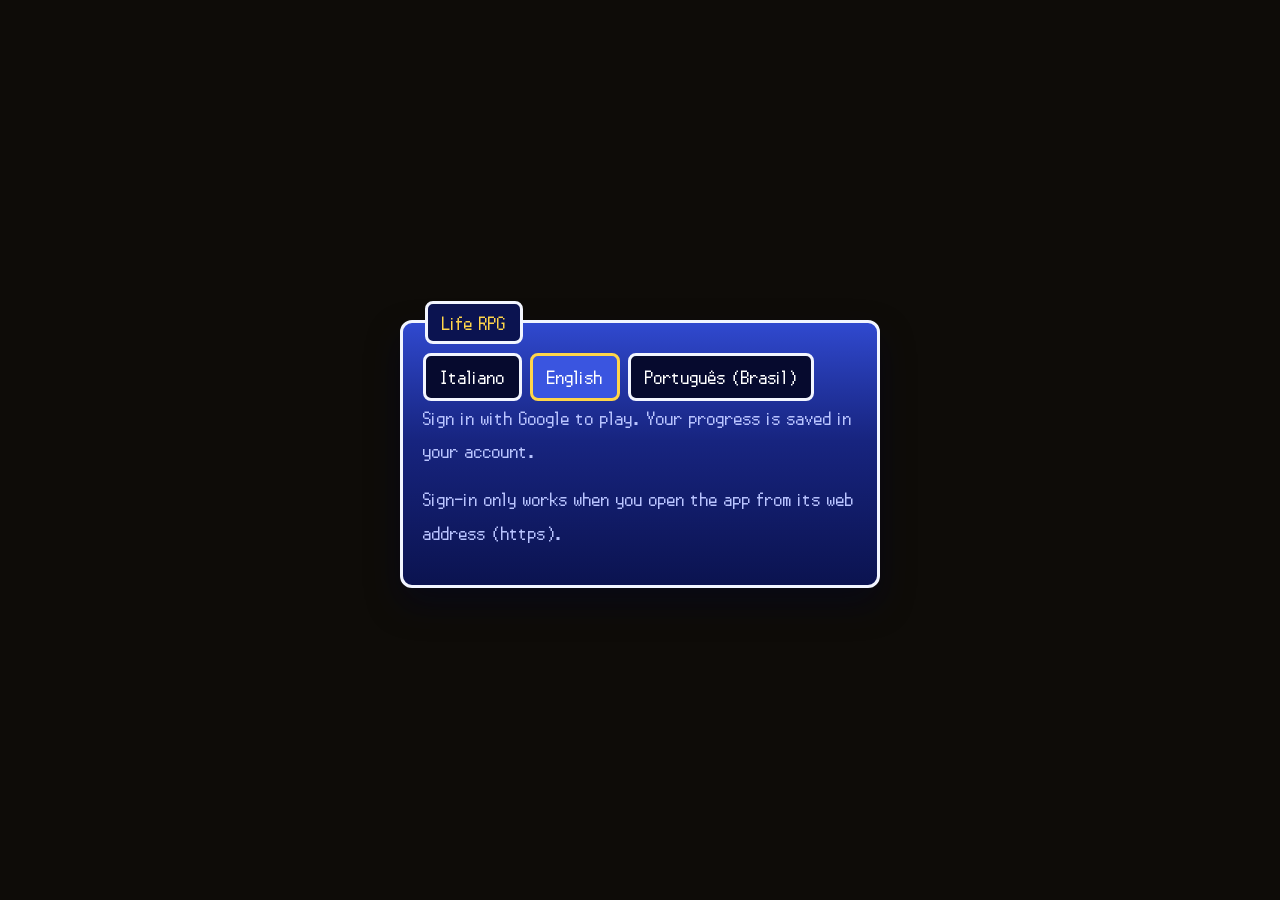
<file: index.html>
<!DOCTYPE html>
<html lang="it" data-frame="semplice">
<head>
<meta charset="utf-8">
<!-- zoom permesso: chi ha bisogno di testi più grandi deve poter ingrandire la pagina (accessibilità, WCAG 1.4.4) -->
<meta name="viewport" content="width=device-width, initial-scale=1, viewport-fit=cover">
<link rel="icon" type="image/png" sizes="192x192" href="icon-192.png">
<link rel="apple-touch-icon" href="icon-192.png">
<link rel="manifest" href="manifest.webmanifest">
<meta name="theme-color" content="#0e0c08">
<title>Life RPG</title>
<!--
  Struttura del progetto:
    index.html      -> solo markup (questo file)
    style.css       -> tutti gli stili
    i18n.js         -> testi in italiano, inglese e portoghese (nessuna logica)
    game.js         -> regole del gioco: statistiche, livelli, titoli
    draw.js         -> disegni: icone e cifre a pixel, linguetta del livello, radar
    look.js         -> calcoli dei colori
    sync.js         -> regole della sincronizzazione tra dispositivi
    missions.js     -> regole di missioni, routine e calendario
    missions-ui.js  -> missioni e calendario sullo schermo
    settings-ui.js  -> Impostazioni e Personalizza
    cloud.js        -> account e sincronizzazione (Firebase)
    friends.js      -> amici
    shared.js       -> missioni condivise con un amico
    shared-routines.js -> routine di gruppo con gli amici
    audio.js        -> effetti sonori e musica
    index.js        -> dati dell'app e collegamento di tutti i pezzi
    sw.js           -> service worker (funzionamento offline)
    privacy.html    -> informativa sulla privacy
    firebase/       -> librerie Firebase, caricate da cloud.js all'avvio
    musica/         -> un brano mp3 per ogni ruolo

  Gli script qui sotto (con "defer") vengono eseguiti nell'ordine in cui
  compaiono: ognuno usa i precedenti, quindi l'ordine va mantenuto.
--><link rel="stylesheet" href="style.css">
</head>
<body>
<div id="bg-fill" hidden aria-hidden="true"></div>
<div id="bg-img" hidden aria-hidden="true"></div>
<div class="app">
  <header class="top">
    <h1 class="logo" id="app-title">Life RPG</h1>
    <div class="top-actions">
      <button type="button" class="btn small icon-btn" id="btn-settings" aria-label="Impostazioni" title="Impostazioni" data-i18n-aria="nav.settings"></button>
    </div>
  </header>

  <nav class="tabs views" role="tablist" aria-label="Sezioni" data-i18n-aria="nav.sections">
    <button type="button" role="tab" class="nav-tab" id="vt-char" aria-controls="view-char" aria-selected="true"><span class="nav-ico" id="ni-char" aria-hidden="true"></span><span class="nav-lbl" data-i18n="view.char">Personaggio</span></button>
    <button type="button" role="tab" class="nav-tab" id="vt-stats" aria-controls="view-stats" aria-selected="false" tabindex="-1"><span class="nav-ico" id="ni-stats" aria-hidden="true"></span><span class="nav-lbl" data-i18n="view.stats">Statistiche</span></button>
    <button type="button" role="tab" class="nav-tab" id="vt-missions" aria-controls="view-missions" aria-selected="false" tabindex="-1"><span class="nav-ico" id="ni-missions" aria-hidden="true"><span class="nav-badge" id="nav-badge" hidden></span></span><span class="nav-lbl" data-i18n="view.missions">Missioni</span></button>
    <button type="button" role="tab" class="nav-tab" id="vt-cal" aria-controls="view-cal" aria-selected="false" tabindex="-1"><span class="nav-ico" id="ni-cal" aria-hidden="true"></span><span class="nav-lbl" data-i18n="view.cal">Calendario</span></button>
  </nav>

  <main>
  <section class="screen solo" id="view-char" role="tabpanel" aria-labelledby="vt-char">
    <section class="win hero" aria-labelledby="t-profile">
      <h2 class="sr-only" id="t-profile" data-i18n="view.char">Personaggio</h2>
      <div class="lv-tab" id="lv-tab" role="img" aria-label="Lv 0"></div>
      <div class="hero-head">
        <div>
          <p class="player-name" id="player-name"></p>
          <p class="class-name" id="class-name">Avventuriero</p>
        </div>
      </div>
      <div class="radar-wrap">
        <svg id="radar" viewBox="0 0 360 384" role="img" aria-label="Grafico a esagono delle sei statistiche" data-i18n-aria="radar.aria"></svg>
      </div>
      <div class="fr-open-row"><button type="button" class="btn small" id="btn-friends">Amici</button></div>
    </section>
  </section>

  <section class="screen solo" id="view-stats" role="tabpanel" aria-labelledby="vt-stats" hidden>
    <section class="win stats" aria-labelledby="t-stats">
      <h2 class="win-title" id="t-stats" data-i18n="view.stats">Statistiche</h2>
      <div class="rows" id="stat-list"></div>
    </section>
  </section>

  <section class="screen two" id="view-missions" role="tabpanel" aria-labelledby="vt-missions" hidden>
    <section class="win col-a" aria-labelledby="t-todo">
      <h2 class="win-title" id="t-todo" data-i18n="mis.todo">Da fare</h2>
      <div class="m-toolbar">
        <button type="button" class="btn small add" id="m-new" data-i18n="mis.new">Nuova missione</button>
        <button type="button" class="btn small" id="m-routines" data-i18n="btn.routines">Routine</button>
      </div>
      <p class="msg" id="mis-msg" role="status" aria-live="polite"></p>
      <div class="mlist" id="m-todo"></div>
    </section>
    <section class="win col-c" id="w-failed" aria-labelledby="t-failed" hidden>
      <h2 class="win-title" id="t-failed" data-i18n="mis.failed">Fallite</h2>
      <div class="sel-bar" data-list="failed" hidden>
        <button type="button" class="btn small" data-sel="start" data-i18n="sel.start">Seleziona</button>
        <button type="button" class="btn small sub" data-sel="del" hidden>Elimina (0)</button>
        <button type="button" class="btn small ghost" data-sel="cancel" hidden data-i18n="sel.cancel">Annulla</button>
      </div>
      <div class="mlist" id="m-failed"></div>
    </section>
    <section class="win col-d" id="w-skipped" aria-labelledby="t-skipped" hidden>
      <h2 class="win-title" id="t-skipped" data-i18n="mis.skipped">Saltate</h2>
      <div class="sel-bar" data-list="skipped" hidden>
        <button type="button" class="btn small" data-sel="start" data-i18n="sel.start">Seleziona</button>
        <button type="button" class="btn small sub" data-sel="del" hidden>Elimina (0)</button>
        <button type="button" class="btn small ghost" data-sel="cancel" hidden data-i18n="sel.cancel">Annulla</button>
      </div>
      <div class="mlist" id="m-skipped"></div>
    </section>
    <section class="win col-b" aria-labelledby="t-done">
      <h2 class="win-title" id="t-done" data-i18n="mis.done">Completate</h2>
      <div class="sel-bar" data-list="done" hidden>
        <button type="button" class="btn small" data-sel="start" data-i18n="sel.start">Seleziona</button>
        <button type="button" class="btn small sub" data-sel="del" hidden>Elimina (0)</button>
        <button type="button" class="btn small ghost" data-sel="cancel" hidden data-i18n="sel.cancel">Annulla</button>
      </div>
      <div class="mlist" id="m-done"></div>
      <button type="button" class="btn small" id="m-more" hidden>Mostra altre</button>
    </section>
  </section>

  <section class="screen two" id="view-cal" role="tabpanel" aria-labelledby="vt-cal" hidden>
    <section class="win col-a" aria-labelledby="t-cal">
      <h2 class="win-title" id="t-cal" data-i18n="view.cal">Calendario</h2>
      <div class="cal-nav">
        <button type="button" class="btn small" id="cal-prev" aria-label="Mese precedente" data-i18n-aria="cal.prev"></button>
        <h3 class="cal-title" id="cal-title" aria-live="polite"></h3>
        <button type="button" class="btn small" id="cal-next" aria-label="Mese successivo" data-i18n-aria="cal.next"></button>
      </div>
      <div class="cal-today-row" id="cal-today-row" hidden><button type="button" class="btn small cal-today" id="cal-today">Oggi</button></div>
      <div class="cal-grid" id="cal-grid"></div>
      <div class="cal-foot"><div class="cal-legend">
        <span class="legend"><i class="dot todo"></i> <span data-i18n="cal.legend.todo">da fare</span></span>
        <span class="legend"><i class="dot fail"></i> <span data-i18n="cal.legend.fail">fallite</span></span>
        <span class="legend"><i class="dot done"></i> <span data-i18n="cal.legend.done">completate</span></span>
        <span class="legend"><i class="dot skip"></i> <span data-i18n="cal.legend.skip">saltate</span></span>
      </div></div>
    </section>
    <section class="win col-b" aria-labelledby="t-day">
      <h2 class="win-title" id="t-day" data-i18n="day.title">Giorno</h2>
      <h3 class="day-title" id="day-title"></h3>
      <p class="msg" id="cal-msg" role="status" aria-live="polite"></p>
      <div class="mlist" id="day-list"></div>
    </section>
  </section>
  </main>

  <p class="foot" id="save-state" role="status" aria-live="polite"></p>
</div>

<div class="lu" id="levelup" hidden aria-hidden="true">
  <div class="lu-card" id="lu-card">
    <p class="lu-big" data-i18n="lu.big">Level up!</p>
    <div id="lu-list"></div>
    <p class="lu-overall" id="lu-overall" hidden></p>
    <div class="lu-burst" id="burst"></div>
  </div>
</div>

<div class="modal" id="settings" data-tab="look" hidden>
  <div class="win modal-win wide" role="dialog" aria-modal="true" aria-labelledby="t-settings">
    <h2 class="win-title" id="t-settings" data-i18n="set.title">Impostazioni</h2>

    <div class="tabs" role="tablist" aria-label="Sezioni delle impostazioni" data-i18n-aria="set.aria">
      <button type="button" role="tab" id="tab-look" aria-controls="pane-look" aria-selected="true"><span class="tab-lbl" data-i18n="tab.look">Aspetto</span></button>
      <button type="button" role="tab" id="tab-lang" aria-controls="pane-lang" aria-selected="false" tabindex="-1"><span class="tab-lbl" data-i18n="tab.lang">Lingua</span></button>
      <button type="button" role="tab" id="tab-sound" aria-controls="pane-sound" aria-selected="false" tabindex="-1"><span class="tab-lbl" data-i18n="tab.sound">Suono</span></button>
      <button type="button" role="tab" id="tab-data" aria-controls="pane-data" aria-selected="false" tabindex="-1"><span class="tab-lbl" data-i18n="tab.data">Dati</span></button>
      <button type="button" role="tab" id="tab-info" aria-controls="pane-info" aria-selected="false" tabindex="-1"><span class="tab-lbl" data-i18n="tab.info">Info</span></button>
    </div>

    <div role="tabpanel" id="pane-look" aria-labelledby="tab-look">
      <div class="field">
        <label class="label" for="in-name" data-i18n="look.name">Il tuo nome</label>
        <input class="text-in" id="in-name" type="text" maxlength="16" autocomplete="off" placeholder="Come ti chiami?" data-i18n-ph="look.name.ph">
      </div>

      <div class="field">
        <label class="label" for="in-title" data-i18n="look.title">Titolo in alto</label>
        <input class="text-in" id="in-title" type="text" maxlength="24" autocomplete="off" placeholder="Life RPG">
        <div class="img-actions">
          <button type="button" class="btn small toggle" id="btn-title-show" aria-pressed="true">Titolo mostrato</button>
        </div>
        <p class="tip" data-i18n="look.title.tip">Se lasci il campo vuoto, compare “Life RPG”. Puoi anche nasconderlo del tutto.</p>
      </div>

      <div class="field">
        <p class="label" data-i18n="look.textcolor">Colore dei testi</p>
        <div class="inline">
          <label for="in-ink" data-i18n="look.c.ink">Testo principale</label>
          <input type="color" id="in-ink" value="#f5f7ff">
          <button type="button" class="btn small reset" id="ink-reset" hidden aria-label="Predefinito" data-i18n-aria="btn.default"></button>
        </div>
        <div class="inline">
          <label for="in-soft" data-i18n="look.c.soft">Testo secondario</label>
          <input type="color" id="in-soft" value="#b9c4ff">
          <button type="button" class="btn small reset" id="soft-reset" hidden aria-label="Predefinito" data-i18n-aria="btn.default"></button>
        </div>
        <div class="inline">
          <label for="in-accent" data-i18n="look.c.accent">Titoli e numeri</label>
          <input type="color" id="in-accent" value="#ffd54a">
          <button type="button" class="btn small reset" id="accent-reset" hidden aria-label="Predefinito" data-i18n-aria="btn.default"></button>
        </div>
        <div class="inline">
          <label for="in-name-color" data-i18n="look.name">Il tuo nome</label>
          <input type="color" id="in-name-color" value="#ffd54a">
          <button type="button" class="btn small reset" id="name-color-reset" hidden aria-label="Predefinito" data-i18n-aria="btn.default"></button>
        </div>
        <div class="inline">
          <label for="in-title-color" data-i18n="look.title">Titolo in alto</label>
          <input type="color" id="in-title-color" value="#ffd54a">
          <button type="button" class="btn small reset" id="title-color-reset" hidden aria-label="Predefinito" data-i18n-aria="btn.default"></button>
        </div>
        <p class="tip" data-i18n="look.c.tip">Se non scegli un colore, il tuo nome e il titolo in alto usano quello di “Titoli e numeri”.</p>
      </div>

      <div class="field">
        <label class="label" for="in-win" data-i18n="look.win">Colore delle finestre</label>
        <div class="inline">
          <input type="color" id="in-win" value="#3049cf">
          <button type="button" class="btn small reset" id="win-reset" hidden aria-label="Predefinito" data-i18n-aria="btn.default"></button>
        </div>
        <p class="tip" data-i18n="look.win.tip">Puoi scrivere il codice esadecimale a mano. I colori molto chiari vengono scuriti automaticamente, per mantenere il testo leggibile.</p>
      </div>

      <div class="field">
        <label class="label" for="in-trans"><span data-i18n="look.trans">Trasparenza delle finestre</span>: <span id="trans-val">0%</span></label>
        <input type="range" id="in-trans" min="0" max="100" step="5" value="0">
      </div>

      <div class="field">
        <p class="label" id="l-frame" data-i18n="look.frame">Bordi delle finestre</p>
        <div class="seg" id="seg-frame" role="radiogroup" aria-labelledby="l-frame"></div>
      </div>

      <div class="field" data-slot="bg">
        <p class="label" data-i18n="look.bg">Immagine di sfondo</p>
        <div class="img-actions">
          <button type="button" class="btn small" id="bg-upload" data-i18n="img.use">Usa un'immagine</button>
          <button type="button" class="btn small sub" id="bg-remove" hidden data-i18n="img.remove">Togli immagine</button>
        </div>
        <p class="tip" data-i18n="img.tip">Copia un'immagine e incollala qui (Ctrl+V, su Mac Cmd+V), oppure trascinala o caricala.</p>
        <div id="fit-wrap" hidden>
          <p class="label" id="l-fit" data-i18n="look.fit">Adattamento</p>
          <div class="seg" id="seg-fit" role="radiogroup" aria-labelledby="l-fit"></div>
          <p class="tip" data-i18n="fit.tip">“Adatta” mostra tutta l'immagine e riempie le bande con una copia sfocata. “Riempi” copre lo schermo tagliando i bordi. “Allunga” deforma l'immagine per riempire lo schermo.</p>
        </div>
        <p class="label" data-i18n="look.sharebg">Sfondo per gli amici</p>
        <button type="button" class="btn small toggle" id="btn-share-bg" aria-pressed="false">Sfondo nascosto agli amici</button>
        <p class="tip" data-i18n="look.sharebg.tip">Se lo attivi, i tuoi amici vedono la tua immagine di sfondo nel tuo profilo. Pensaci bene se è una foto personale.</p>
        <p class="tip" id="share-bg-big" hidden data-i18n="look.sharebg.big">Questa immagine è troppo grande per essere condivisa: gli amici vedranno il profilo senza sfondo.</p>
      </div>

      <div class="field">
        <p class="label" data-i18n="look.stats">Statistiche: immagine e colore</p>
        <div id="stat-custom"></div>
      </div>

      <p class="data-msg" id="custom-msg" role="status" aria-live="polite"></p>

    </div>

    <div role="tabpanel" id="pane-lang" aria-labelledby="tab-lang" hidden>
      <div class="field">
        <p class="label" id="l-lang" data-i18n="lang.label">Lingua</p>
        <div class="seg" id="seg-lang" role="radiogroup" aria-labelledby="l-lang"></div>
        <p class="tip" data-i18n="lang.tip">Cambia la lingua di tutta l'app.</p>
      </div>
      <div class="field">
        <p class="label" id="l-week" data-i18n="week.label">Primo giorno della settimana</p>
        <div class="seg" id="seg-week" role="radiogroup" aria-labelledby="l-week"></div>
        <p class="tip" id="week-tip"></p>
      </div>
    </div>

    <div role="tabpanel" id="pane-sound" aria-labelledby="tab-sound" hidden>
      <div class="field">
        <p class="label" data-i18n="sound.label">Effetti sonori</p>
        <p data-i18n="sound.desc">Brevi suoni quando completi o riapri una missione, sali di livello, perdi XP, salvi, elimini o qualcosa non si può fare. Vale solo per questo dispositivo.</p>
        <button type="button" class="btn small toggle" id="btn-sound" aria-pressed="true">Suono acceso</button>
      </div>
      <div class="field">
        <p class="label" data-i18n="sound.menu.label">Suoni dei menu</p>
        <p data-i18n="sound.menu.desc">Suoni leggeri quando cambi schermata o apri e chiudi una finestra. Dipendono dall'interruttore qui sopra: se spegni gli effetti sonori, si spengono anche questi. Vale solo per questo dispositivo.</p>
        <button type="button" class="btn small toggle" id="btn-menu-sound" aria-pressed="true">Suoni dei menu accesi</button>
      </div>
      <div class="field">
        <p class="label" data-i18n="music.label">Musica</p>
        <p data-i18n="music.desc">Una musica di sottofondo che cambia secondo il titolo del tuo personaggio. Nella scheda Personaggio suona al volume scelto, nelle altre più piano. Parte appena tocchi lo schermo o fai clic. Vale solo per questo dispositivo.</p>
        <button type="button" class="btn small toggle" id="btn-music" aria-pressed="true">Musica accesa</button>
      </div>
      <div class="field">
        <label class="label" for="in-music-vol"><span data-i18n="music.vol">Volume della musica</span>: <span id="music-val">35%</span></label>
        <input type="range" id="in-music-vol" min="0" max="100" step="5" value="35">
      </div>
    </div>

    <div role="tabpanel" id="pane-data" aria-labelledby="tab-data" hidden>
      <div class="field" id="acc-box">
        <p class="label" data-i18n="acc.h">Account</p>
        <p data-i18n="acc.desc">Accedi con Google per salvare i progressi nel tuo account e ritrovarli su ogni dispositivo.</p>
        <p class="data-msg" id="acc-status" role="status" aria-live="polite"></p>
        <div class="data-actions">
          <button type="button" class="btn" id="acc-in" data-i18n="acc.signin">Accedi con Google</button>
          <button type="button" class="btn ghost" id="acc-out" hidden data-i18n="acc.signout">Esci</button>
        </div>
        <p class="data-msg" id="acc-msg" role="status" aria-live="polite"></p>
      </div>
      <div class="field" id="del-box" hidden>
        <p class="label" data-i18n="del.h">Elimina account</p>
        <p data-i18n="del.desc">Cancella per sempre il profilo, i progressi, le missioni, le routine, le amicizie e il codice amico di questo account. Prima Google ti chiede di confermare l'accesso. Non si può annullare.</p>
        <div class="data-actions">
          <button type="button" class="btn sub" id="btn-del-account" data-i18n="del.btn">Elimina account</button>
        </div>
        <p class="data-msg" id="del-msg" role="status" aria-live="polite"></p>
      </div>
      <div class="field">
        <p class="label" data-i18n="data.label">Salvataggio</p>
        <p data-i18n="data.desc">Il backup contiene progressi, missioni, routine, aspetto, lingua e immagini (non il suono). Importandolo sostituisci i dati attuali. “Azzera tutto” cancella progressi, missioni e routine, ma non l'aspetto. Prima di importare o azzerare devi uscire dalle routine di gruppo e dalle missioni condivise in corso.</p>
        <div class="data-actions">
          <button type="button" class="btn" id="btn-export" data-i18n="data.export">Esporta salvataggio</button>
          <button type="button" class="btn" id="btn-import" data-i18n="data.import">Importa salvataggio</button>
          <button type="button" class="btn sub" id="btn-reset">Azzera tutto</button>
        </div>
        <textarea id="json-box" readonly hidden aria-label="Testo del salvataggio da copiare" data-i18n-aria="data.box.aria"></textarea>
        <p class="data-msg" id="data-msg" role="status" aria-live="polite"></p>
      </div>
    </div>

    <div role="tabpanel" id="pane-info" aria-labelledby="tab-info" hidden>
      <div id="info-list"></div>
    </div>

    <div class="modal-actions">
      <button type="button" class="btn ghost" id="btn-close" data-i18n="btn.close">Chiudi</button>
      <button type="button" class="btn sub" id="btn-custom-reset" hidden>Ripristina predefiniti</button>
    </div>
    <input type="file" id="file-import" accept=".json,application/json" hidden>
    <input type="file" id="file-img" accept="image/*" hidden>
  </div>
</div>

<div class="modal" id="mform" hidden>
  <div class="win modal-win wide" role="dialog" aria-modal="true" aria-labelledby="t-mform">
    <h2 class="win-title" id="t-mform">Nuova missione</h2>

    <div class="field">
      <label class="label" for="mf-title" data-i18n="mf.title">Titolo</label>
      <input class="text-in" id="mf-title" type="text" maxlength="60" autocomplete="off" placeholder="Per esempio: Correre 30 minuti" data-i18n-ph="mf.title.ph">
    </div>

    <div class="field">
      <button type="button" class="btn small ghost" id="mf-desc-add" data-i18n="mf.desc.add">+ Aggiungi descrizione</button>
      <div id="mf-desc-box" hidden>
        <label class="label" for="mf-desc" data-i18n="mf.desc">Descrizione</label>
        <textarea class="text-in area" id="mf-desc" maxlength="500" rows="3" placeholder="Facoltativa" data-i18n-ph="mf.desc.ph"></textarea>
      </div>
    </div>

    <div class="field">
      <p class="label" data-i18n="mf.reward.h">Ricompensa</p>
      <div class="reward-stars">
        <p class="stars-label" id="mf-dur-lbl" data-i18n="mf.reward.dur">Durata</p>
        <div class="stars" id="mf-dur" role="radiogroup" aria-labelledby="mf-dur-lbl"></div>
        <p class="stars-label" id="mf-dif-lbl" data-i18n="mf.reward.dif">Difficoltà</p>
        <div class="stars" id="mf-dif" role="radiogroup" aria-labelledby="mf-dif-lbl"></div>
      </div>
      <p class="xp-total" id="mf-xp-total"></p>
      <div class="xp-grid" id="mf-xp"></div>
      <p class="xp-counter" id="mf-xp-counter" role="status" aria-live="polite"></p>
    </div>

    <div class="field" id="mf-rep-field">
      <div class="sw-row" id="mf-rep-toggle">
        <p class="label" data-i18n="mf.rep.label">Ripetizione</p>
        <button type="button" class="btn small toggle" id="mf-rep" aria-pressed="false">Non si ripete</button>
      </div>
      <div id="mf-rep-box" hidden>
        <div class="inline">
          <label for="mf-start" data-i18n="mf.start">Inizia dal</label>
          <input class="text-in date" id="mf-start" type="date">
        </div>
        <p class="tip" id="mf-start-tip">Con la data di oggi la routine parte subito. Scegli un giorno più avanti per farla iniziare dopo. Dopo l'inizio la data non si cambia più.</p>
        <p class="label" id="mf-freq-lbl" data-i18n="mf.freq">Ogni quanto</p>
        <div class="seg" id="mf-freq" role="radiogroup" aria-labelledby="mf-freq-lbl">
          <button type="button" role="radio" aria-checked="true" data-f="d" data-i18n="mf.freq.d">Ogni giorno</button>
          <button type="button" role="radio" aria-checked="false" data-f="w" data-i18n="mf.freq.w">Ogni settimana</button>
          <button type="button" role="radio" aria-checked="false" data-f="m" data-i18n="mf.freq.m">Ogni mese</button>
        </div>
        <div class="inline">
          <label for="mf-times" id="mf-times-lbl">Quante volte al giorno</label>
          <input class="xp-in" id="mf-times" type="number" min="1" max="999" step="1" inputmode="numeric" placeholder="1" autocomplete="off">
        </div>
        <p class="tip" id="mf-freq-tip"></p>
        <div id="mf-days-box">
          <p class="label" data-i18n="mf.days">Giorni in cui compare</p>
          <div class="seg" id="mf-days" role="group"></div>
        </div>
        <p class="tip warn" id="mf-change-note" role="status" aria-live="polite" hidden></p>
        <p class="label" data-i18n="mf.bonus.h">Bonus per la serie (facoltativo)</p>
        <div class="inline">
          <label for="mf-bonus-every" id="mf-bonus-every-lbl">Ogni quanti giorni di fila</label>
          <input class="xp-in" id="mf-bonus-every" type="number" min="2" step="1" inputmode="numeric" placeholder="7" autocomplete="off">
        </div>
        <p class="stars-label" data-i18n="mf.bonus.xp">XP del bonus, da dividere tra le statistiche</p>
        <div class="xp-grid" id="mf-bonus"></div>
        <p class="tip" data-i18n="mf.bonus.tip">Ricevi il bonus ogni volta che la serie arriva a quel numero (e ai suoi multipli). Puoi dividere al massimo 256 XP tra le statistiche. Lascia vuoto se non lo vuoi.</p>
      </div>
    </div>

    <div class="field dt-block" id="mf-from-block">
      <p class="label" id="mf-from-lbl" data-i18n="mf.from">Disponibile dal</p>
      <div class="dt-pair">
        <input class="text-in date" id="mf-from" type="date" aria-labelledby="mf-from-lbl">
        <input class="text-in date" id="mf-from-time" type="time" aria-label="Disponibile dal: ora" data-i18n-aria="mf.from.time">
      </div>
      <div class="dt-actions">
        <button type="button" class="btn small" id="mf-nofrom" data-i18n="mf.noday" data-i18n-aria="mf.nofrom.aria">Togli data</button>
        <button type="button" class="btn small" id="mf-nofromtime" data-i18n="mf.notime" data-i18n-aria="mf.nofromtime.aria">Togli ora</button>
      </div>
    </div>

    <div class="field dt-block" id="mf-due-block">
      <p class="label" id="mf-due-lbl" data-i18n="mf.date">Scadenza</p>
      <div class="dt-pair">
        <input class="text-in date" id="mf-date" type="date" aria-labelledby="mf-due-lbl">
        <input class="text-in date" id="mf-time" type="time" aria-label="Scadenza: ora" data-i18n-aria="mf.due.time">
      </div>
      <div class="dt-actions">
        <button type="button" class="btn small" id="mf-nodate" data-i18n="mf.noday" data-i18n-aria="mf.nodate.aria">Togli data</button>
        <button type="button" class="btn small" id="mf-notime" data-i18n="mf.notime" data-i18n-aria="mf.notime.aria">Togli ora</button>
      </div>
      <p class="tip" id="mf-dt-tip" data-i18n="mf.dt.tip">Facoltative. Prima della disponibilità la missione non si può completare; dopo la scadenza fallisce.</p>
      <p class="tip" id="mf-time-tip" data-i18n="mf.time.tip">Si usa l'orologio del tuo dispositivo. Senza ora, la disponibilità inizia a mezzanotte e la scadenza è a fine giornata.</p>
    </div>

    <div class="field">
      <div class="sw-row">
        <p class="label" data-i18n="mf.pen">Penalità</p>
        <button type="button" class="btn small toggle" id="mf-pen-on" aria-pressed="false">Nessuna penalità</button>
      </div>
      <div id="mf-pen-box" hidden>
      <div class="xp-grid" id="mf-pen"></div>
      <p class="tip" id="mf-pen-tip">Gli XP che perdi se non completi la missione entro la scadenza, al massimo 256 in tutto: per questo serve una scadenza. Li perdi una sola volta, appena la missione scade.</p>
      </div>
    </div>

    <p class="tip warn" id="mf-mchange-note" role="status" aria-live="polite" hidden></p>
    <p class="data-msg" id="mf-msg" role="status" aria-live="polite"></p>

    <div class="modal-actions">
      <button type="button" class="btn add" id="mf-save" data-i18n="btn.save">Salva</button>
      <button type="button" class="btn ghost" id="mf-cancel" data-i18n="btn.cancel">Annulla</button>
      <button type="button" class="btn sub" id="mf-del" hidden>Elimina</button>
    </div>
  </div>
</div>

<div class="modal" id="rmodal" hidden>
  <div class="win modal-win wide" role="dialog" aria-modal="true" aria-labelledby="t-rmodal">
    <h2 class="win-title" id="t-rmodal" data-i18n="r.h">Routine</h2>
    <p class="tip" id="r-empty" data-i18n="r.empty">Non hai ancora routine. Una routine è una missione che compare da sola ogni giorno, ogni settimana o ogni mese.</p>
    <div class="mlist" id="r-list"></div>
    <div class="modal-actions">
      <button type="button" class="btn add" id="r-new" data-i18n="r.new">Nuova routine</button>
      <button type="button" class="btn ghost" id="r-close" data-i18n="btn.close">Chiudi</button>
    </div>
  </div>
</div>

<p class="sr-only" id="act-live" role="status" aria-live="polite"></p>

<div class="modal" id="fmodal" hidden>
  <div class="win modal-win" role="dialog" aria-modal="true" aria-labelledby="t-fr">
    <h2 class="win-title" id="t-fr" data-i18n="fr.title">Amici</h2>
    <div id="fr-noacc" hidden>
      <p id="fr-noacc-text">Per aggiungere amici serve l'accesso con Google.</p>
      <div class="modal-actions"><button type="button" class="btn" id="fr-goacc" data-i18n="fr.goacc">Vai all'accesso</button></div>
    </div>
    <div id="fr-main">
      <div class="field">
        <p class="label" data-i18n="fr.code.h">Il tuo codice amico</p>
        <div class="fr-code-row"><span class="fr-code" id="fr-code">…</span><button type="button" class="btn small" id="fr-copy" data-i18n="fr.copy">Copia</button></div>
        <p class="tip" data-i18n="fr.code.tip">Dallo ai tuoi amici: con questo codice possono mandarti una richiesta.</p>
      </div>
      <div class="field">
        <label class="label" for="fr-in" data-i18n="fr.add.h">Aggiungi un amico</label>
        <div class="fr-add">
          <input class="text-in" id="fr-in" type="text" maxlength="12" autocomplete="off" autocapitalize="characters" spellcheck="false" placeholder="Codice amico" data-i18n-ph="fr.add.ph">
          <button type="button" class="btn small add" id="fr-add" data-i18n="fr.add.btn">Invia richiesta</button>
        </div>
      </div>
      <p class="msg" id="fr-msg" role="status" aria-live="polite"></p>
      <div id="fr-req-box" hidden><h3 class="fr-h" data-i18n="fr.req.h">Richieste ricevute</h3><div class="fr-list" id="fr-req"></div></div>
      <h3 class="fr-h" data-i18n="fr.list.h">I tuoi amici</h3>
      <div class="fr-list" id="fr-list"></div>
      <div id="fr-out-box" hidden><h3 class="fr-h" data-i18n="fr.out.h">Richieste inviate</h3><div class="fr-list" id="fr-out"></div></div>
    </div>
    <div class="modal-actions"><button type="button" class="btn" id="fr-close" data-i18n="btn.close">Chiudi</button></div>
  </div>
</div>

<!-- invitare un amico a una missione condivisa (shared.js) -->
<div class="modal" id="shmodal" hidden>
  <div class="win modal-win" role="dialog" aria-modal="true" aria-labelledby="t-sh">
    <h2 class="win-title" id="t-sh" data-i18n="sh.pick.title">Invita amici</h2>
    <p class="tip" id="sh-text">Scegli con chi condividere questa missione.</p>
    <p class="msg" id="sh-msg" role="status" aria-live="polite"></p>
    <div class="fr-list" id="sh-list"></div>
    <div class="modal-actions"><button type="button" class="btn add" id="sh-send" hidden>Invita</button><button type="button" class="btn" id="sh-close" data-i18n="btn.close">Chiudi</button></div>
  </div>
</div>

<div class="modal" id="fpmodal" hidden>
  <div class="win modal-win fp-win" role="dialog" aria-modal="true" aria-labelledby="fp-name">
    <div class="lv-tab" id="fp-tab" role="img"></div>
    <div class="hero-head"><div><p class="player-name" id="fp-name"></p><p class="class-name" id="fp-class"></p></div></div>
    <div class="radar-wrap"><svg id="fp-radar" viewBox="0 0 360 384" aria-hidden="true"></svg></div>
    <div class="modal-actions">
      <button type="button" class="btn small sub" id="fp-remove">Rimuovi amico</button>
      <button type="button" class="btn" id="fp-close" data-i18n="btn.close">Chiudi</button>
    </div>
  </div>
</div>

<!-- schermata di accesso: il gioco si usa solo con l'account (e con internet). Visibile finché l'account non è caricato -->
<div class="modal gate" id="gate" role="dialog" aria-modal="true" aria-labelledby="gate-title" aria-describedby="gate-msg">
  <div class="win modal-win">
    <h2 class="win-title" id="gate-title">Life RPG</h2>
    <!-- lingua: niente etichetta tradotta (la lingua non è ancora scelta), i nomi delle lingue
         scritti ciascuno nella propria lingua si capiscono già da soli -->
    <div class="seg" id="seg-lang-gate" role="radiogroup" aria-label="Italiano / English / Português"></div>
    <p data-i18n="gate.intro">Accedi con Google per giocare. I tuoi progressi sono salvati nel tuo account.</p>
    <p id="gate-msg" role="status" aria-live="polite"></p>
    <div class="modal-actions">
      <button type="button" class="btn" id="gate-in" hidden data-i18n="acc.signin">Accedi con Google</button>
      <button type="button" class="btn" id="gate-retry" hidden data-i18n="gate.retry">Riprova</button>
    </div>
  </div>
</div>

<!-- patto d'onore: solo al primissimo avvio di un account nuovo (r.d assente in cloud.js), una volta sola -->
<div class="modal pact" id="pact" role="dialog" aria-modal="true" aria-labelledby="pact-title" aria-describedby="pact-text" hidden>
  <div class="win modal-win">
    <img class="pact-icon" src="icon-512.png" alt="" width="160" height="160">
    <h2 class="win-title" id="pact-title" data-i18n="pact.title">Il patto</h2>
    <p id="pact-text" data-i18n="pact.text">Questo gioco funziona sulla fiducia: riflette solo quello che fai davvero. Nessuno controlla e nessuno giudica: il gioco vale quanto la tua onestà con te stesso.</p>
    <div class="modal-actions">
      <button type="button" class="btn" id="pact-ok" data-i18n="pact.btn">Accetto</button>
    </div>
  </div>
</div>

<div class="modal" id="pmodal" hidden>
  <div class="win modal-win wide" role="alertdialog" aria-modal="true" aria-labelledby="t-pen" aria-describedby="pen-sum">
    <h2 class="win-title" id="t-pen" data-i18n="pen.title">Missioni fallite</h2>
    <p id="pen-sum"></p>
    <div class="mlist" id="pen-list"></div>
    <div id="pen-drops"></div>
    <div class="modal-actions">
      <button type="button" class="btn" id="pen-ok" data-i18n="pen.ok">Ho capito</button>
    </div>
  </div>
</div>


<!-- le librerie Firebase (cartella firebase/) le carica cloud.js all'avvio -->
<script src="i18n.js" defer></script>
<script src="game.js" defer></script>
<script src="draw.js" defer></script>
<script src="look.js" defer></script>
<script src="sync.js" defer></script>
<script src="missions.js" defer></script>
<script src="missions-ui.js" defer></script>
<script src="settings-ui.js" defer></script>
<script src="cloud.js" defer></script>
<script src="friends.js" defer></script>
<script src="shared.js" defer></script>
<script src="shared-routines.js" defer></script>
<script src="audio.js" defer></script>
<script src="index.js" defer></script>
<script>
  // Protezione per gli aggiornamenti: subito dopo una pubblicazione il browser può avere file di versioni diverse.
  // Se cloud.js è di una versione precedente (non conosce la schermata di accesso), si svuota la copia salvata
  // dal service worker e si ricarica la pagina, una volta sola, così arrivano tutti i file nuovi (come un
  // "ricaricamento forzato"). Se non basta, la schermata si toglie comunque, per non bloccare l'app.
  // Gli script "defer" qui sopra sono già stati eseguiti quando arriva DOMContentLoaded.
  document.addEventListener('DOMContentLoaded', () => {
    if (window.LIFE_RPG_GATE) return;
    let first = false;
    try {
      first = Date.now() - Number(sessionStorage.getItem('liferpg:refresh') || 0) > 60000;
      if (first) sessionStorage.setItem('liferpg:refresh', String(Date.now()));
    } catch (e) { /* senza sessionStorage non si ricarica, per non rischiare di farlo all'infinito */ }
    if (first && window.caches) {
      caches.keys().then(ks => Promise.all(ks.filter(k => k.startsWith('life-rpg-')).map(k => caches.delete(k))))
        .catch(() => {}).then(() => location.reload());
      return;
    }
    document.getElementById('gate').hidden = true;
  });
</script>
</body>
</html>
</file>
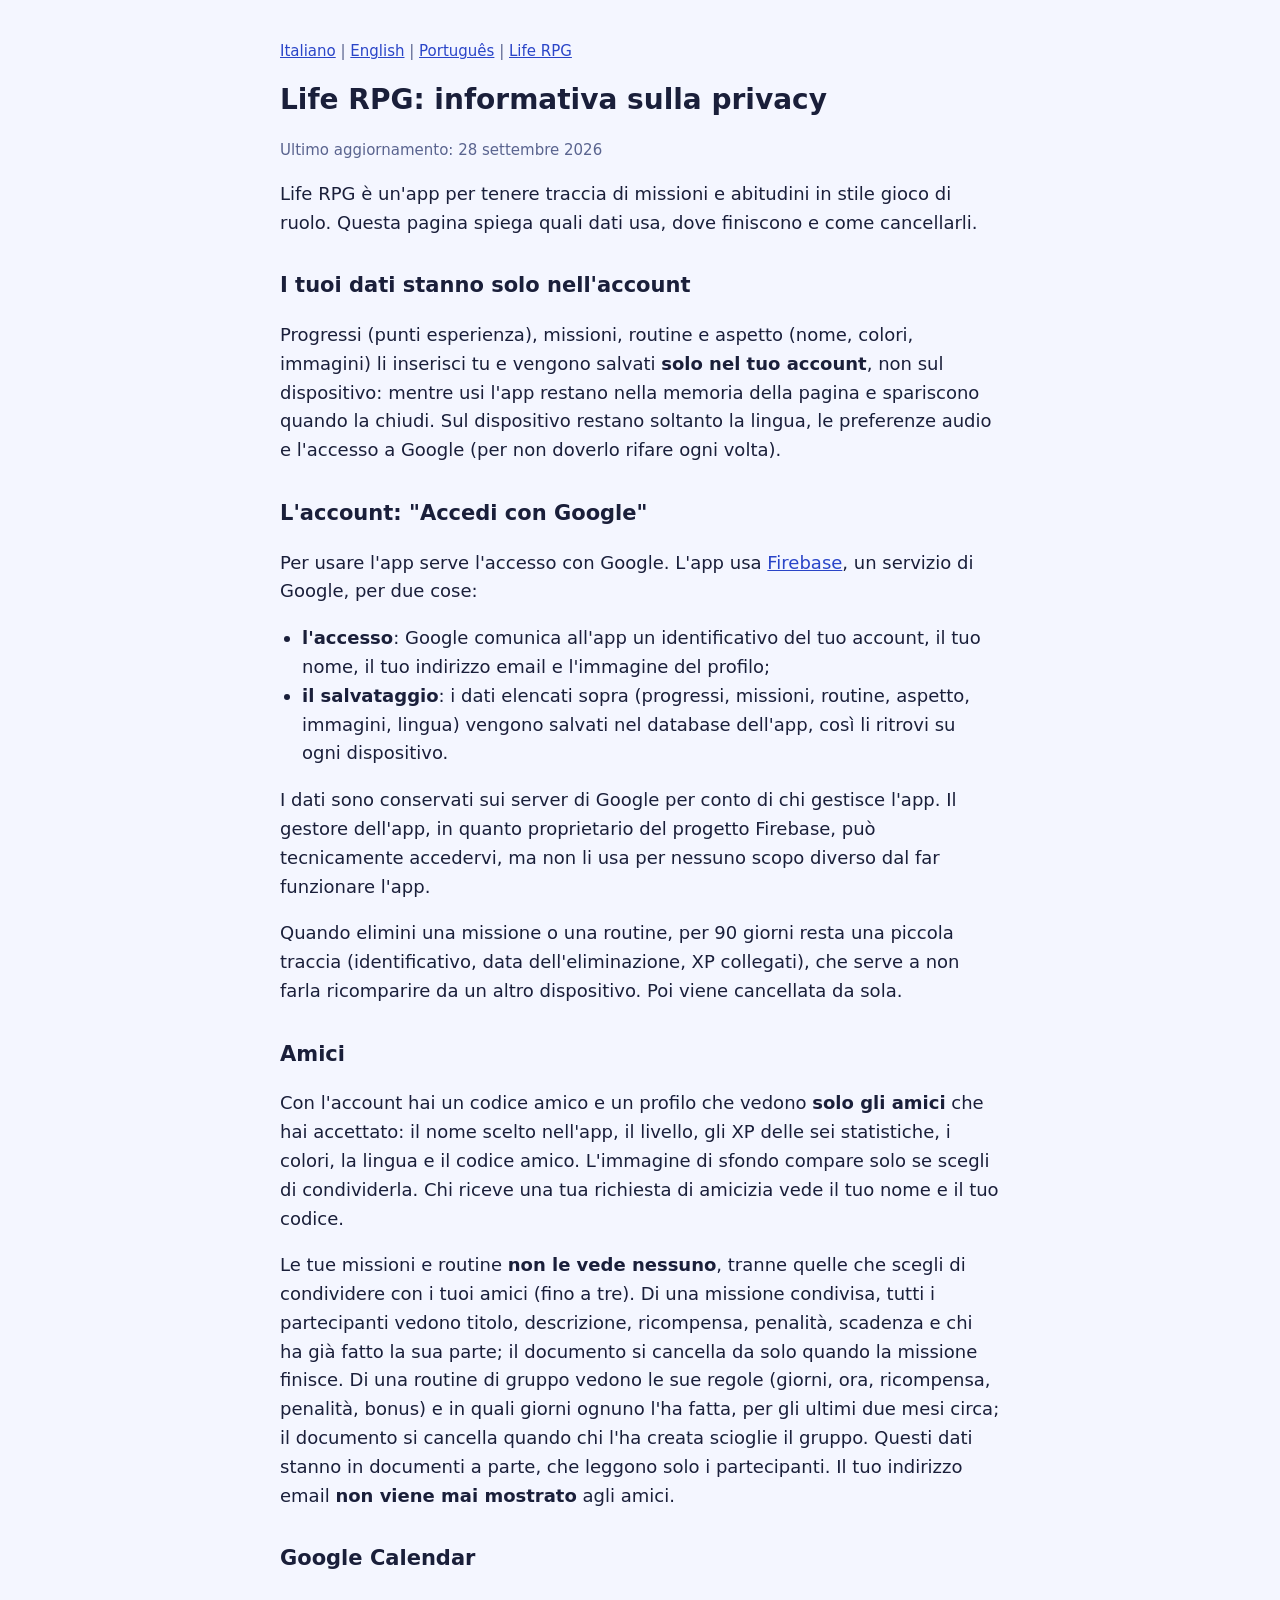
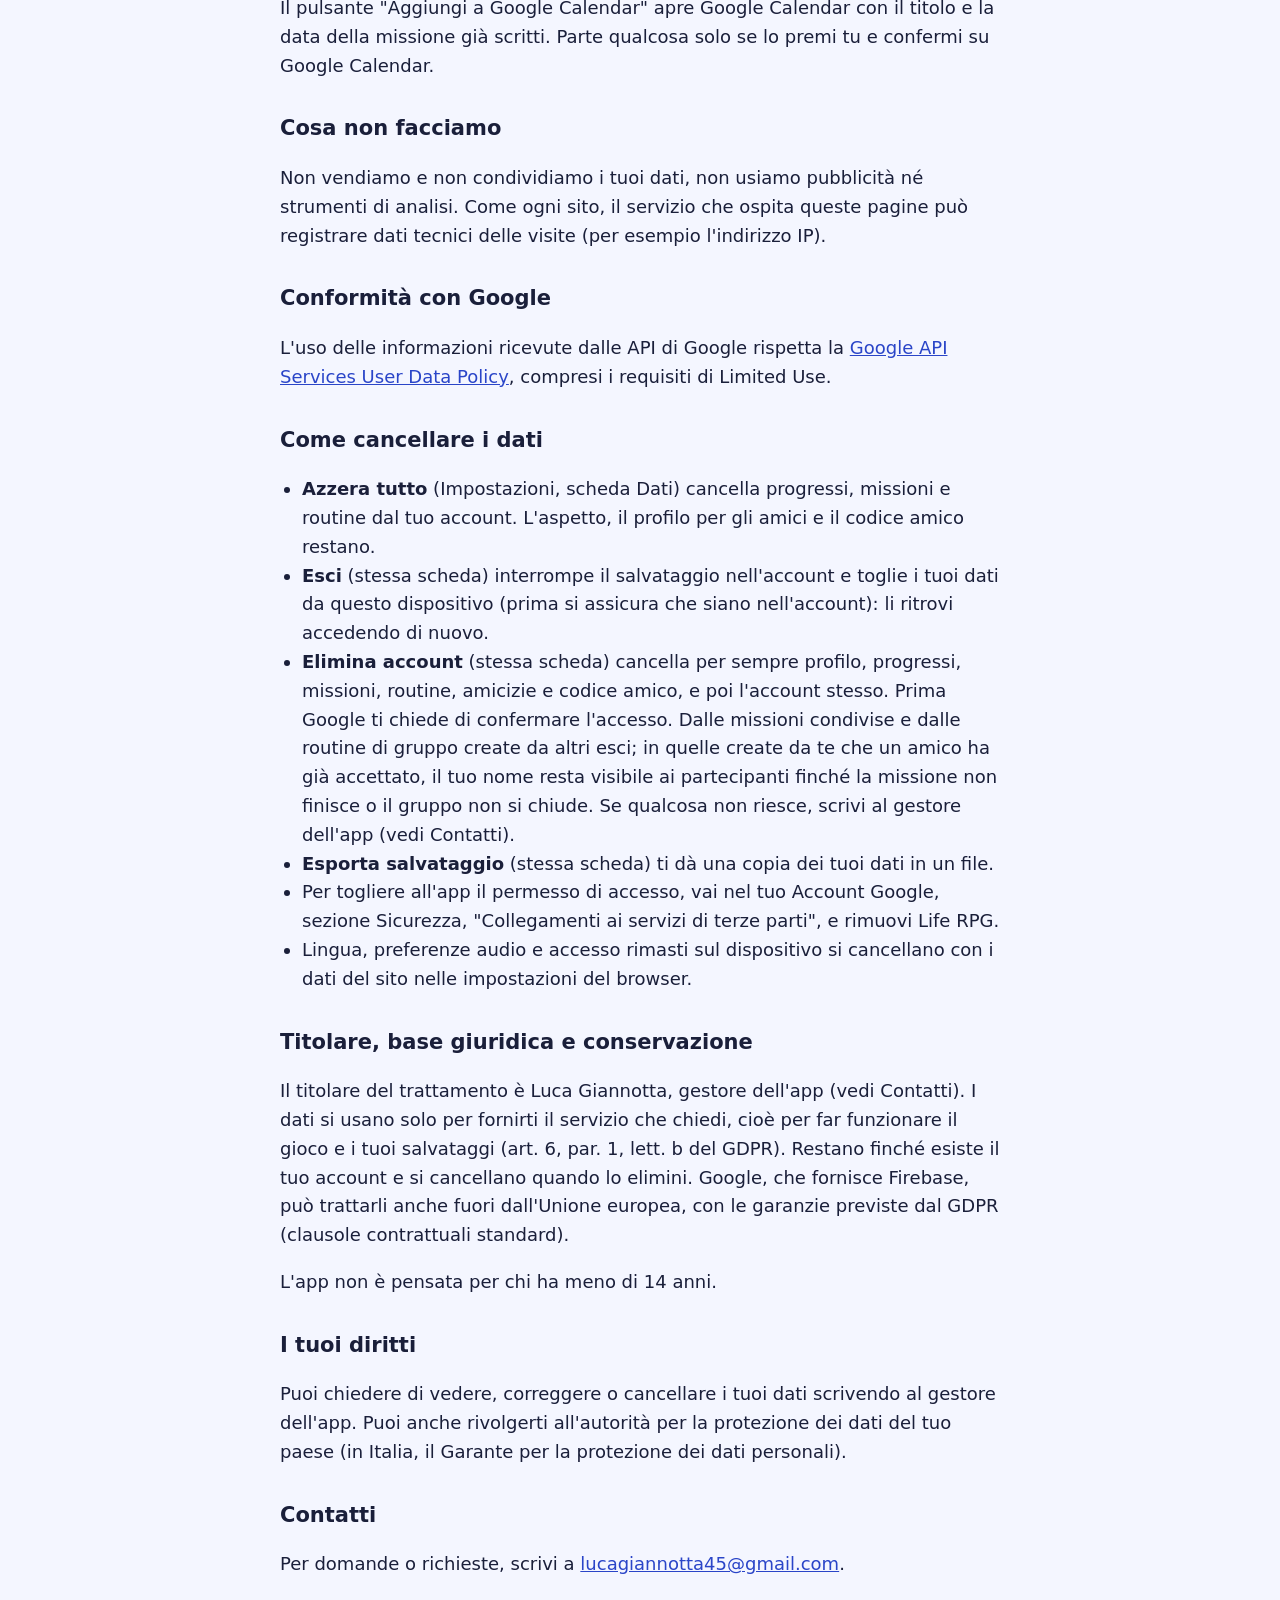
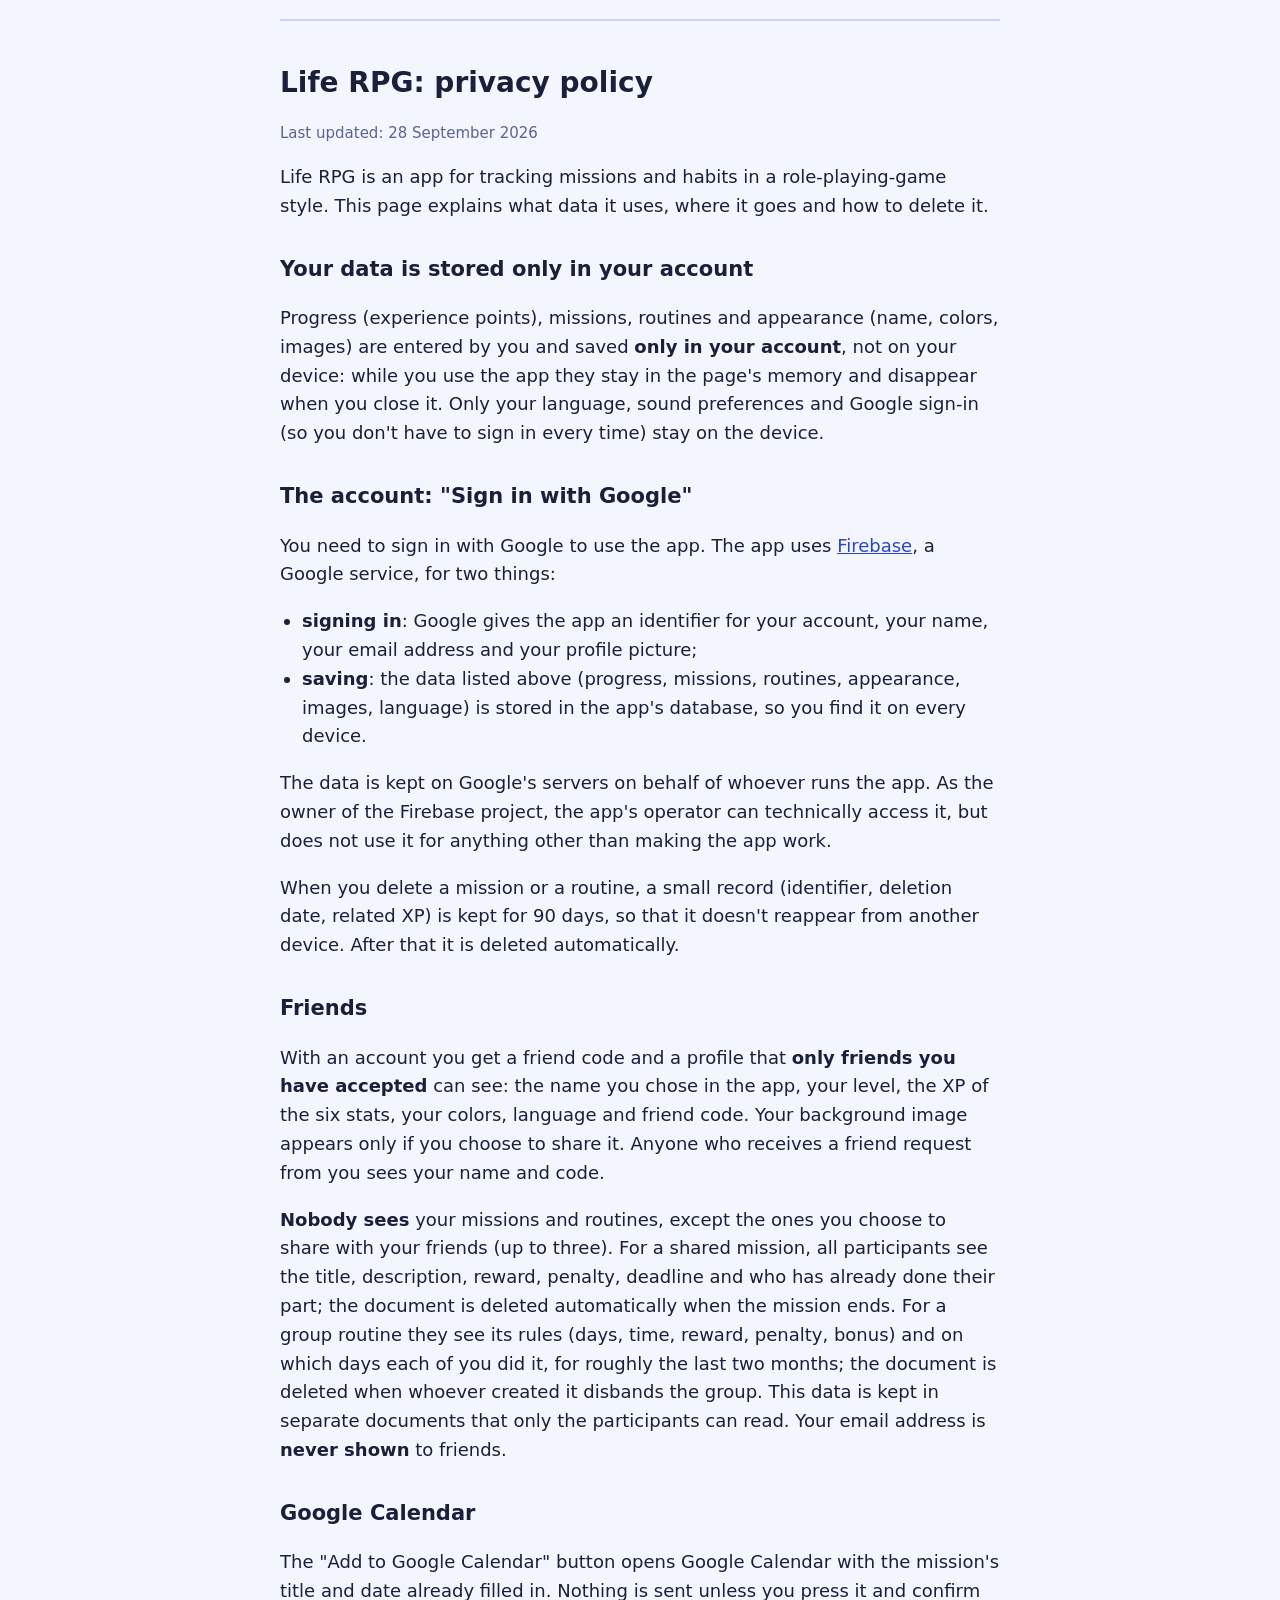
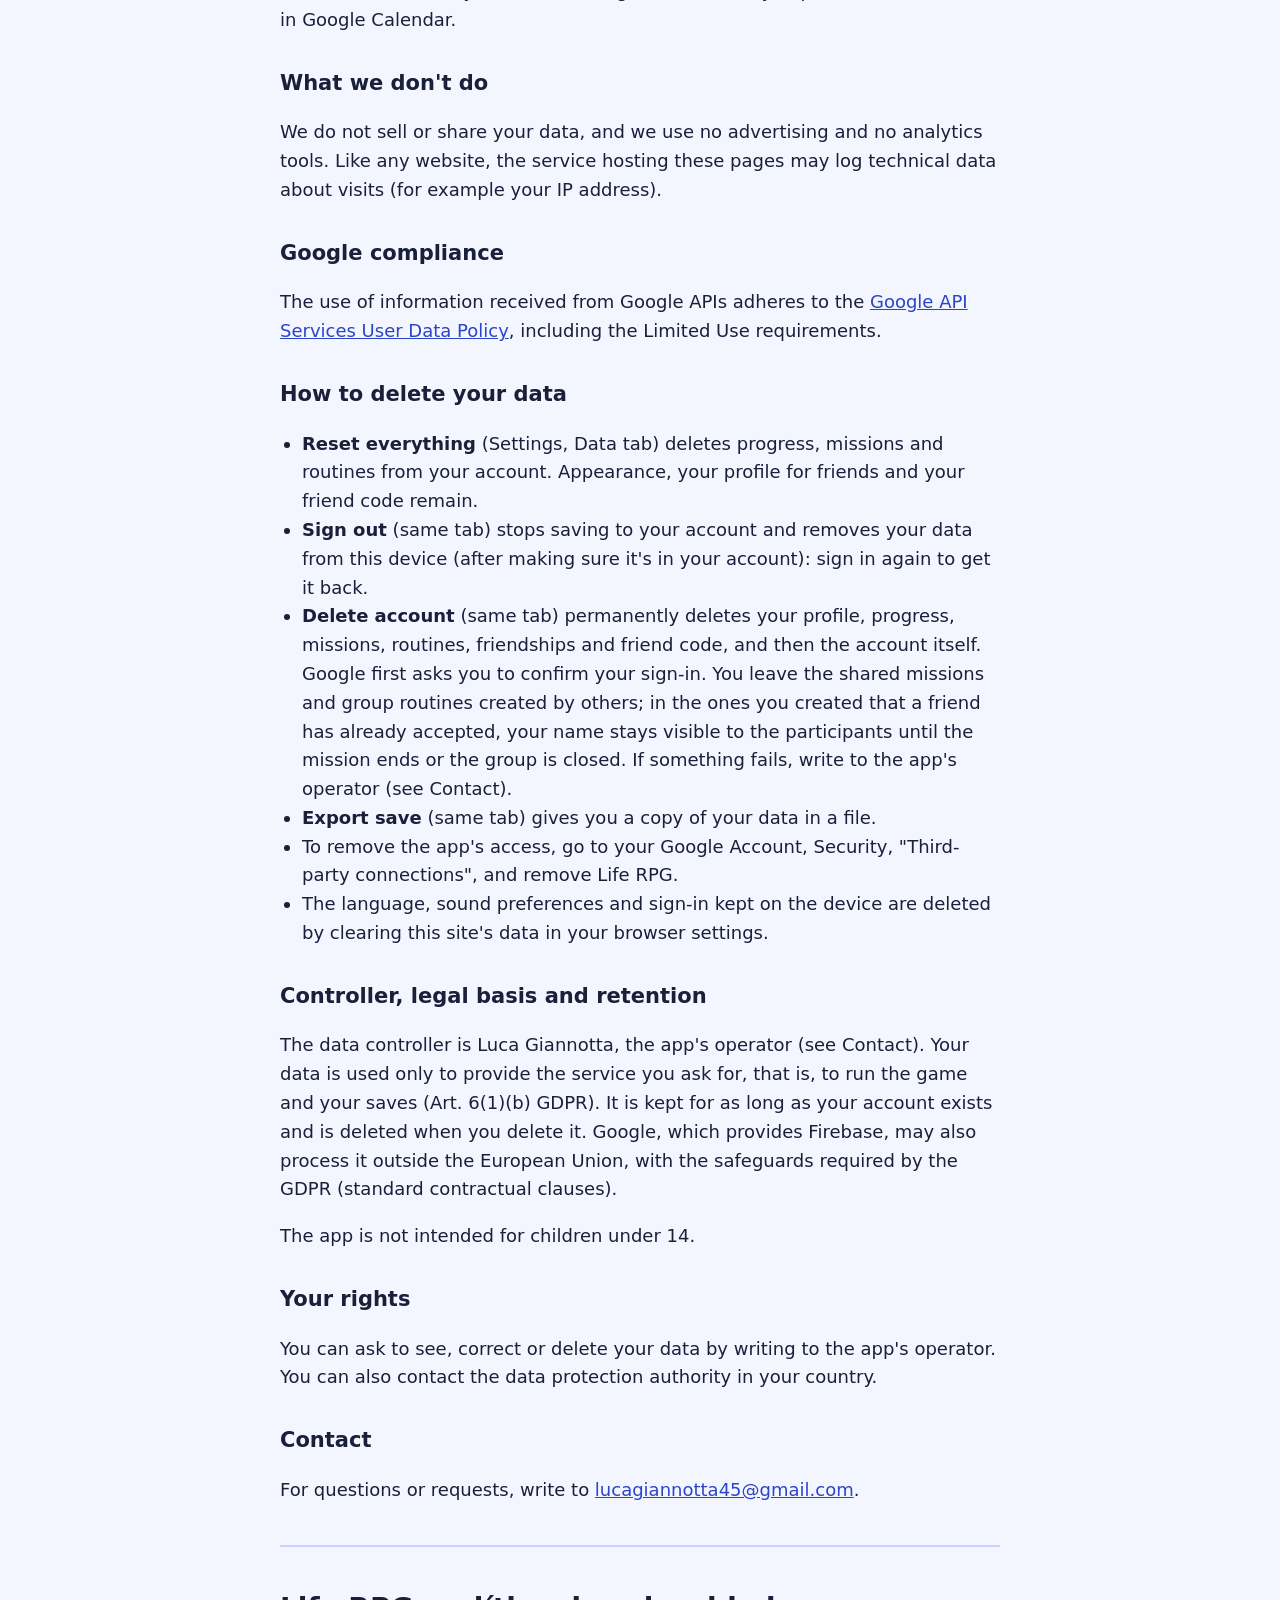
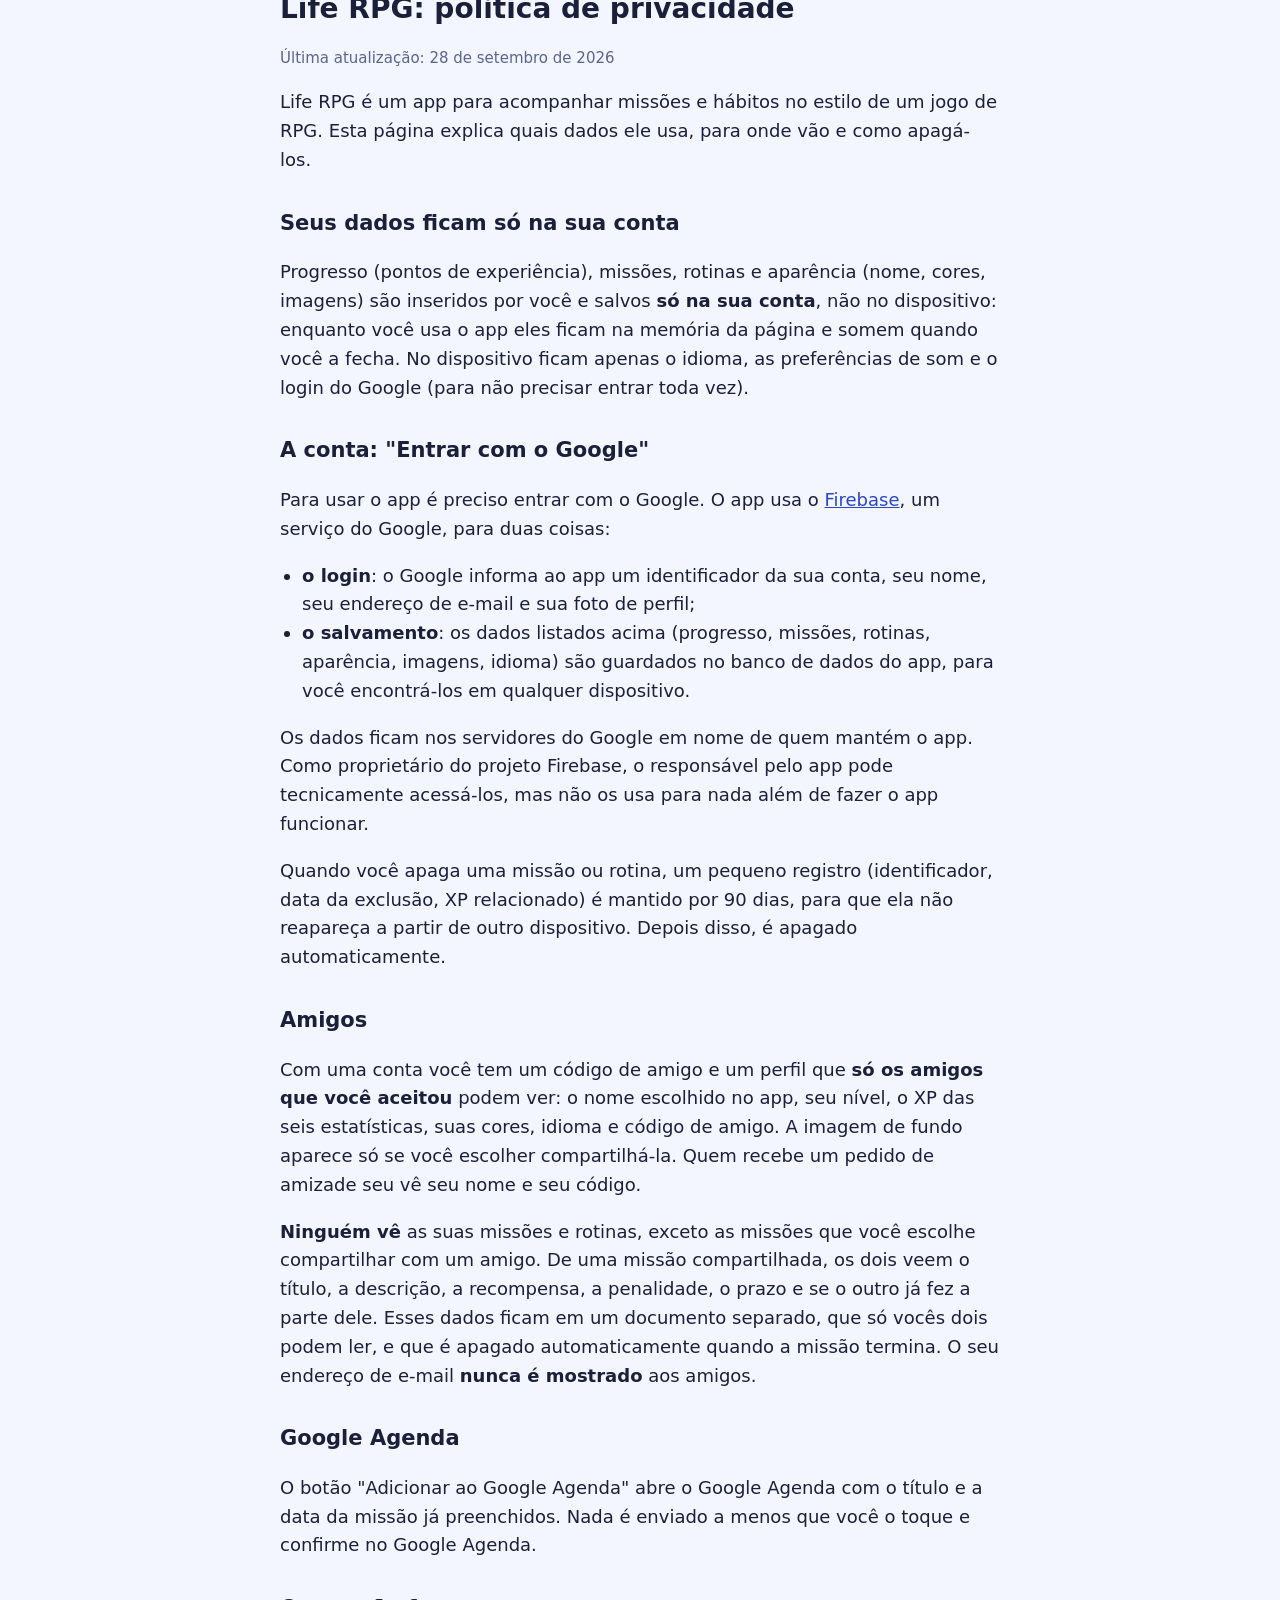
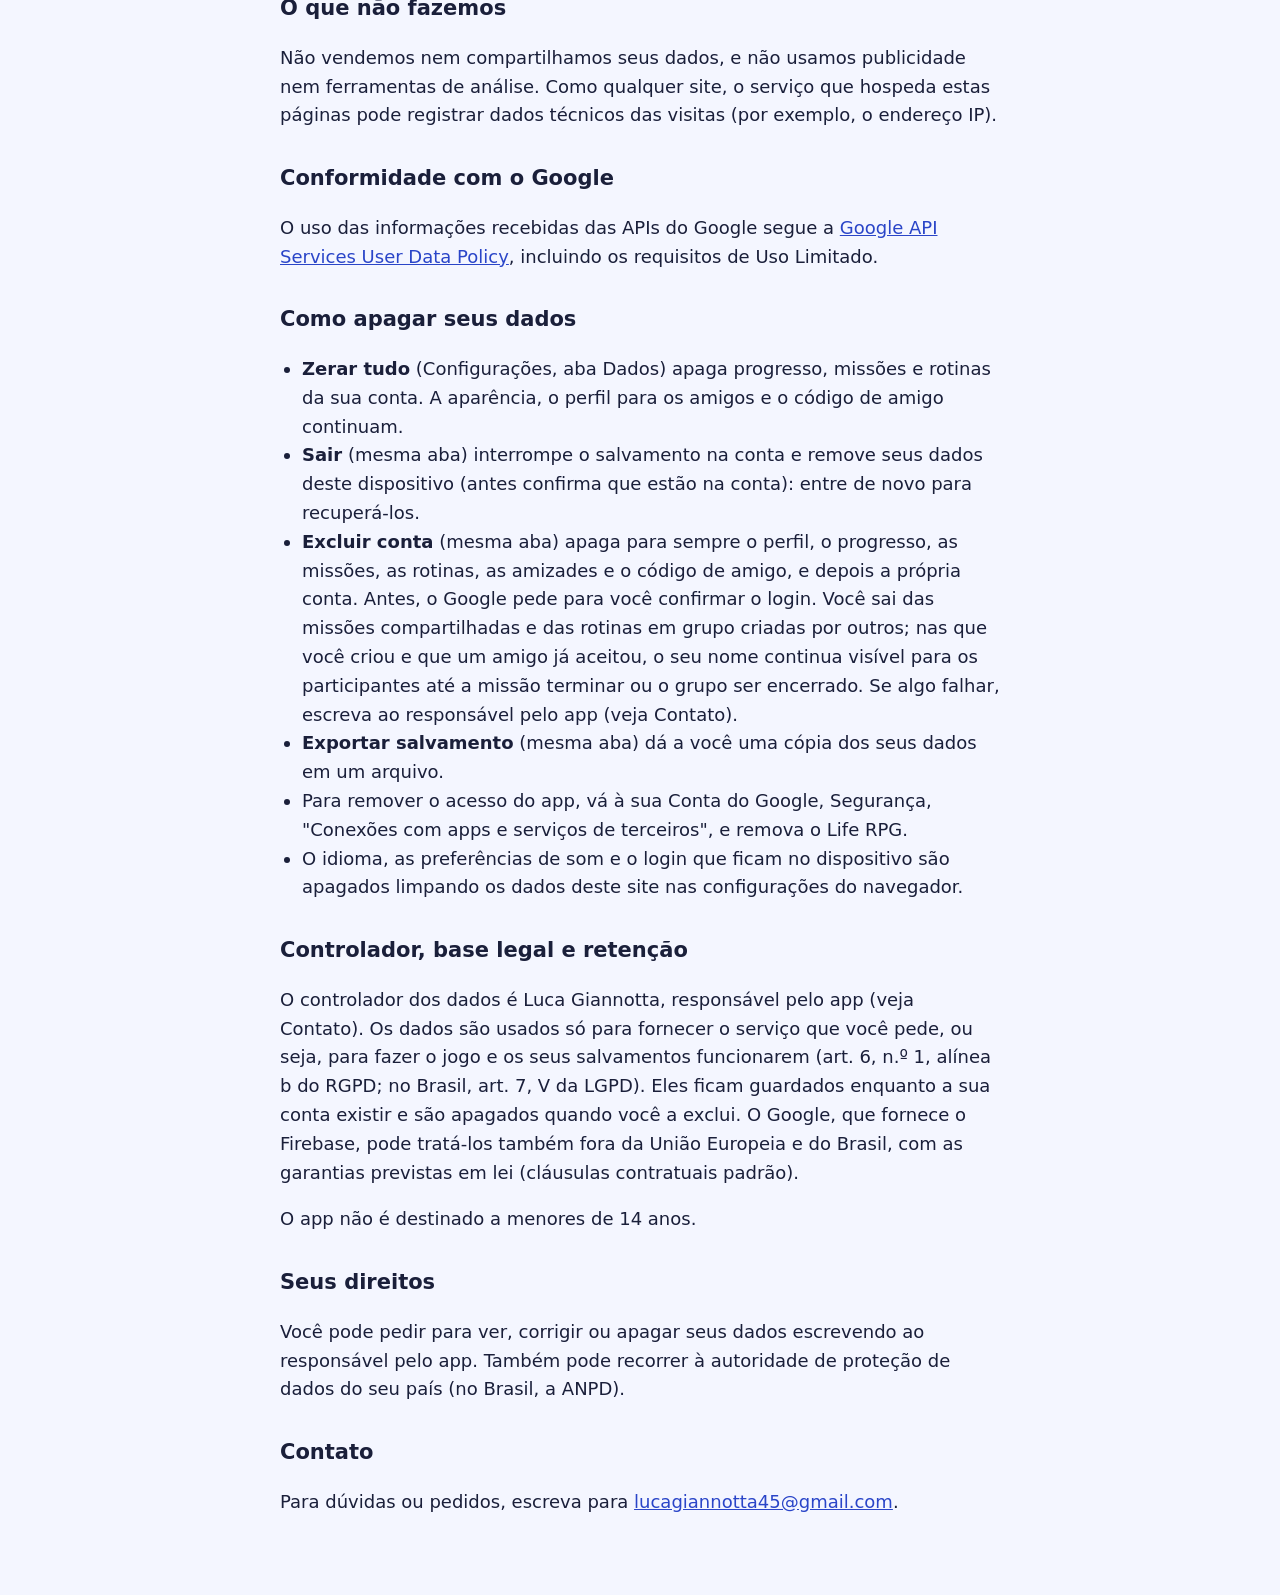
<file: privacy.html>
<!DOCTYPE html>
<html lang="it">
<head>
<meta charset="utf-8">
<meta name="viewport" content="width=device-width, initial-scale=1">
<title>Life RPG - Privacy</title>
<style>
  body { font: 18px/1.6 system-ui, sans-serif; max-width: 720px; margin: 0 auto; padding: 24px 18px 60px; color: #1a1f3a; background: #f4f6ff; }
  h1 { font-size: 28px; margin: 0 0 8px; }
  h2 { font-size: 21px; margin: 32px 0 8px; }
  a { color: #2a45c8; }
  hr { border: 0; border-top: 2px solid #c9d2ff; margin: 40px 0; }
  .lang, .upd { font-size: 15px; color: #5a648f; }
  ul { padding-left: 22px; }
</style>
</head>
<body>

<p class="lang"><a href="#it">Italiano</a> | <a href="#en">English</a> | <a href="#pt">Português</a> | <a href="./">Life RPG</a></p>

<section id="it" lang="it">
<h1>Life RPG: informativa sulla privacy</h1>
<p class="upd">Ultimo aggiornamento: 28 settembre 2026</p>
<p>Life RPG è un'app per tenere traccia di missioni e abitudini in stile gioco di ruolo. Questa pagina spiega quali dati usa, dove finiscono e come cancellarli.</p>

<h2>I tuoi dati stanno solo nell'account</h2>
<p>Progressi (punti esperienza), missioni, routine e aspetto (nome, colori, immagini) li inserisci tu e vengono salvati <strong>solo nel tuo account</strong>, non sul dispositivo: mentre usi l'app restano nella memoria della pagina e spariscono quando la chiudi. Sul dispositivo restano soltanto la lingua, le preferenze audio e l'accesso a Google (per non doverlo rifare ogni volta).</p>

<h2>L'account: "Accedi con Google"</h2>
<p>Per usare l'app serve l'accesso con Google. L'app usa <a href="https://firebase.google.com/support/privacy">Firebase</a>, un servizio di Google, per due cose:</p>
<ul>
  <li><strong>l'accesso</strong>: Google comunica all'app un identificativo del tuo account, il tuo nome, il tuo indirizzo email e l'immagine del profilo;</li>
  <li><strong>il salvataggio</strong>: i dati elencati sopra (progressi, missioni, routine, aspetto, immagini, lingua) vengono salvati nel database dell'app, così li ritrovi su ogni dispositivo.</li>
</ul>
<p>I dati sono conservati sui server di Google per conto di chi gestisce l'app. Il gestore dell'app, in quanto proprietario del progetto Firebase, può tecnicamente accedervi, ma non li usa per nessuno scopo diverso dal far funzionare l'app.</p>
<p>Quando elimini una missione o una routine, per 90 giorni resta una piccola traccia (identificativo, data dell'eliminazione, XP collegati), che serve a non farla ricomparire da un altro dispositivo. Poi viene cancellata da sola.</p>

<h2>Amici</h2>
<p>Con l'account hai un codice amico e un profilo che vedono <strong>solo gli amici</strong> che hai accettato: il nome scelto nell'app, il livello, gli XP delle sei statistiche, i colori, la lingua e il codice amico. L'immagine di sfondo compare solo se scegli di condividerla. Chi riceve una tua richiesta di amicizia vede il tuo nome e il tuo codice.</p>
<p>Le tue missioni e routine <strong>non le vede nessuno</strong>, tranne quelle che scegli di condividere con i tuoi amici (fino a tre). Di una missione condivisa, tutti i partecipanti vedono titolo, descrizione, ricompensa, penalità, scadenza e chi ha già fatto la sua parte; il documento si cancella da solo quando la missione finisce. Di una routine di gruppo vedono le sue regole (giorni, ora, ricompensa, penalità, bonus) e in quali giorni ognuno l'ha fatta, per gli ultimi due mesi circa; il documento si cancella quando chi l'ha creata scioglie il gruppo. Questi dati stanno in documenti a parte, che leggono solo i partecipanti. Il tuo indirizzo email <strong>non viene mai mostrato</strong> agli amici.</p>

<h2>Google Calendar</h2>
<p>Il pulsante "Aggiungi a Google Calendar" apre Google Calendar con il titolo e la data della missione già scritti. Parte qualcosa solo se lo premi tu e confermi su Google Calendar.</p>

<h2>Cosa non facciamo</h2>
<p>Non vendiamo e non condividiamo i tuoi dati, non usiamo pubblicità né strumenti di analisi. Come ogni sito, il servizio che ospita queste pagine può registrare dati tecnici delle visite (per esempio l'indirizzo IP).</p>

<h2>Conformità con Google</h2>
<p>L'uso delle informazioni ricevute dalle API di Google rispetta la <a href="https://developers.google.com/terms/api-services-user-data-policy">Google API Services User Data Policy</a>, compresi i requisiti di Limited Use.</p>

<h2>Come cancellare i dati</h2>
<ul>
  <li><strong>Azzera tutto</strong> (Impostazioni, scheda Dati) cancella progressi, missioni e routine dal tuo account. L'aspetto, il profilo per gli amici e il codice amico restano.</li>
  <li><strong>Esci</strong> (stessa scheda) interrompe il salvataggio nell'account e toglie i tuoi dati da questo dispositivo (prima si assicura che siano nell'account): li ritrovi accedendo di nuovo.</li>
  <li><strong>Elimina account</strong> (stessa scheda) cancella per sempre profilo, progressi, missioni, routine, amicizie e codice amico, e poi l'account stesso. Prima Google ti chiede di confermare l'accesso. Dalle missioni condivise e dalle routine di gruppo create da altri esci; in quelle create da te che un amico ha già accettato, il tuo nome resta visibile ai partecipanti finché la missione non finisce o il gruppo non si chiude. Se qualcosa non riesce, scrivi al gestore dell'app (vedi Contatti).</li>
  <li><strong>Esporta salvataggio</strong> (stessa scheda) ti dà una copia dei tuoi dati in un file.</li>
  <li>Per togliere all'app il permesso di accesso, vai nel tuo Account Google, sezione Sicurezza, "Collegamenti ai servizi di terze parti", e rimuovi Life RPG.</li>
  <li>Lingua, preferenze audio e accesso rimasti sul dispositivo si cancellano con i dati del sito nelle impostazioni del browser.</li>
</ul>

<h2>Titolare, base giuridica e conservazione</h2>
<p>Il titolare del trattamento è Luca Giannotta, gestore dell'app (vedi Contatti). I dati si usano solo per fornirti il servizio che chiedi, cioè per far funzionare il gioco e i tuoi salvataggi (art. 6, par. 1, lett. b del GDPR). Restano finché esiste il tuo account e si cancellano quando lo elimini. Google, che fornisce Firebase, può trattarli anche fuori dall'Unione europea, con le garanzie previste dal GDPR (clausole contrattuali standard).</p>
<p>L'app non è pensata per chi ha meno di 14 anni.</p>

<h2>I tuoi diritti</h2>
<p>Puoi chiedere di vedere, correggere o cancellare i tuoi dati scrivendo al gestore dell'app. Puoi anche rivolgerti all'autorità per la protezione dei dati del tuo paese (in Italia, il Garante per la protezione dei dati personali).</p>

<h2>Contatti</h2>
<p>Per domande o richieste, scrivi a <a href="mailto:lucagiannotta45@gmail.com">lucagiannotta45@gmail.com</a>.</p>
</section>

<hr>

<section id="en" lang="en">
<h1>Life RPG: privacy policy</h1>
<p class="upd">Last updated: 28 September 2026</p>
<p>Life RPG is an app for tracking missions and habits in a role-playing-game style. This page explains what data it uses, where it goes and how to delete it.</p>

<h2>Your data is stored only in your account</h2>
<p>Progress (experience points), missions, routines and appearance (name, colors, images) are entered by you and saved <strong>only in your account</strong>, not on your device: while you use the app they stay in the page's memory and disappear when you close it. Only your language, sound preferences and Google sign-in (so you don't have to sign in every time) stay on the device.</p>

<h2>The account: "Sign in with Google"</h2>
<p>You need to sign in with Google to use the app. The app uses <a href="https://firebase.google.com/support/privacy">Firebase</a>, a Google service, for two things:</p>
<ul>
  <li><strong>signing in</strong>: Google gives the app an identifier for your account, your name, your email address and your profile picture;</li>
  <li><strong>saving</strong>: the data listed above (progress, missions, routines, appearance, images, language) is stored in the app's database, so you find it on every device.</li>
</ul>
<p>The data is kept on Google's servers on behalf of whoever runs the app. As the owner of the Firebase project, the app's operator can technically access it, but does not use it for anything other than making the app work.</p>
<p>When you delete a mission or a routine, a small record (identifier, deletion date, related XP) is kept for 90 days, so that it doesn't reappear from another device. After that it is deleted automatically.</p>

<h2>Friends</h2>
<p>With an account you get a friend code and a profile that <strong>only friends you have accepted</strong> can see: the name you chose in the app, your level, the XP of the six stats, your colors, language and friend code. Your background image appears only if you choose to share it. Anyone who receives a friend request from you sees your name and code.</p>
<p><strong>Nobody sees</strong> your missions and routines, except the ones you choose to share with your friends (up to three). For a shared mission, all participants see the title, description, reward, penalty, deadline and who has already done their part; the document is deleted automatically when the mission ends. For a group routine they see its rules (days, time, reward, penalty, bonus) and on which days each of you did it, for roughly the last two months; the document is deleted when whoever created it disbands the group. This data is kept in separate documents that only the participants can read. Your email address is <strong>never shown</strong> to friends.</p>

<h2>Google Calendar</h2>
<p>The "Add to Google Calendar" button opens Google Calendar with the mission's title and date already filled in. Nothing is sent unless you press it and confirm in Google Calendar.</p>

<h2>What we don't do</h2>
<p>We do not sell or share your data, and we use no advertising and no analytics tools. Like any website, the service hosting these pages may log technical data about visits (for example your IP address).</p>

<h2>Google compliance</h2>
<p>The use of information received from Google APIs adheres to the <a href="https://developers.google.com/terms/api-services-user-data-policy">Google API Services User Data Policy</a>, including the Limited Use requirements.</p>

<h2>How to delete your data</h2>
<ul>
  <li><strong>Reset everything</strong> (Settings, Data tab) deletes progress, missions and routines from your account. Appearance, your profile for friends and your friend code remain.</li>
  <li><strong>Sign out</strong> (same tab) stops saving to your account and removes your data from this device (after making sure it's in your account): sign in again to get it back.</li>
  <li><strong>Delete account</strong> (same tab) permanently deletes your profile, progress, missions, routines, friendships and friend code, and then the account itself. Google first asks you to confirm your sign-in. You leave the shared missions and group routines created by others; in the ones you created that a friend has already accepted, your name stays visible to the participants until the mission ends or the group is closed. If something fails, write to the app's operator (see Contact).</li>
  <li><strong>Export save</strong> (same tab) gives you a copy of your data in a file.</li>
  <li>To remove the app's access, go to your Google Account, Security, "Third-party connections", and remove Life RPG.</li>
  <li>The language, sound preferences and sign-in kept on the device are deleted by clearing this site's data in your browser settings.</li>
</ul>

<h2>Controller, legal basis and retention</h2>
<p>The data controller is Luca Giannotta, the app's operator (see Contact). Your data is used only to provide the service you ask for, that is, to run the game and your saves (Art. 6(1)(b) GDPR). It is kept for as long as your account exists and is deleted when you delete it. Google, which provides Firebase, may also process it outside the European Union, with the safeguards required by the GDPR (standard contractual clauses).</p>
<p>The app is not intended for children under 14.</p>

<h2>Your rights</h2>
<p>You can ask to see, correct or delete your data by writing to the app's operator. You can also contact the data protection authority in your country.</p>

<h2>Contact</h2>
<p>For questions or requests, write to <a href="mailto:lucagiannotta45@gmail.com">lucagiannotta45@gmail.com</a>.</p>
</section>

<hr>

<section id="pt" lang="pt-BR">
<h1>Life RPG: política de privacidade</h1>
<p class="upd">Última atualização: 28 de setembro de 2026</p>
<p>Life RPG é um app para acompanhar missões e hábitos no estilo de um jogo de RPG. Esta página explica quais dados ele usa, para onde vão e como apagá-los.</p>

<h2>Seus dados ficam só na sua conta</h2>
<p>Progresso (pontos de experiência), missões, rotinas e aparência (nome, cores, imagens) são inseridos por você e salvos <strong>só na sua conta</strong>, não no dispositivo: enquanto você usa o app eles ficam na memória da página e somem quando você a fecha. No dispositivo ficam apenas o idioma, as preferências de som e o login do Google (para não precisar entrar toda vez).</p>

<h2>A conta: "Entrar com o Google"</h2>
<p>Para usar o app é preciso entrar com o Google. O app usa o <a href="https://firebase.google.com/support/privacy">Firebase</a>, um serviço do Google, para duas coisas:</p>
<ul>
  <li><strong>o login</strong>: o Google informa ao app um identificador da sua conta, seu nome, seu endereço de e-mail e sua foto de perfil;</li>
  <li><strong>o salvamento</strong>: os dados listados acima (progresso, missões, rotinas, aparência, imagens, idioma) são guardados no banco de dados do app, para você encontrá-los em qualquer dispositivo.</li>
</ul>
<p>Os dados ficam nos servidores do Google em nome de quem mantém o app. Como proprietário do projeto Firebase, o responsável pelo app pode tecnicamente acessá-los, mas não os usa para nada além de fazer o app funcionar.</p>
<p>Quando você apaga uma missão ou rotina, um pequeno registro (identificador, data da exclusão, XP relacionado) é mantido por 90 dias, para que ela não reapareça a partir de outro dispositivo. Depois disso, é apagado automaticamente.</p>

<h2>Amigos</h2>
<p>Com uma conta você tem um código de amigo e um perfil que <strong>só os amigos que você aceitou</strong> podem ver: o nome escolhido no app, seu nível, o XP das seis estatísticas, suas cores, idioma e código de amigo. A imagem de fundo aparece só se você escolher compartilhá-la. Quem recebe um pedido de amizade seu vê seu nome e seu código.</p>
<p><strong>Ninguém vê</strong> as suas missões e rotinas, exceto as missões que você escolhe compartilhar com um amigo. De uma missão compartilhada, os dois veem o título, a descrição, a recompensa, a penalidade, o prazo e se o outro já fez a parte dele. Esses dados ficam em um documento separado, que só vocês dois podem ler, e que é apagado automaticamente quando a missão termina. O seu endereço de e-mail <strong>nunca é mostrado</strong> aos amigos.</p>

<h2>Google Agenda</h2>
<p>O botão "Adicionar ao Google Agenda" abre o Google Agenda com o título e a data da missão já preenchidos. Nada é enviado a menos que você o toque e confirme no Google Agenda.</p>

<h2>O que não fazemos</h2>
<p>Não vendemos nem compartilhamos seus dados, e não usamos publicidade nem ferramentas de análise. Como qualquer site, o serviço que hospeda estas páginas pode registrar dados técnicos das visitas (por exemplo, o endereço IP).</p>

<h2>Conformidade com o Google</h2>
<p>O uso das informações recebidas das APIs do Google segue a <a href="https://developers.google.com/terms/api-services-user-data-policy">Google API Services User Data Policy</a>, incluindo os requisitos de Uso Limitado.</p>

<h2>Como apagar seus dados</h2>
<ul>
  <li><strong>Zerar tudo</strong> (Configurações, aba Dados) apaga progresso, missões e rotinas da sua conta. A aparência, o perfil para os amigos e o código de amigo continuam.</li>
  <li><strong>Sair</strong> (mesma aba) interrompe o salvamento na conta e remove seus dados deste dispositivo (antes confirma que estão na conta): entre de novo para recuperá-los.</li>
  <li><strong>Excluir conta</strong> (mesma aba) apaga para sempre o perfil, o progresso, as missões, as rotinas, as amizades e o código de amigo, e depois a própria conta. Antes, o Google pede para você confirmar o login. Você sai das missões compartilhadas e das rotinas em grupo criadas por outros; nas que você criou e que um amigo já aceitou, o seu nome continua visível para os participantes até a missão terminar ou o grupo ser encerrado. Se algo falhar, escreva ao responsável pelo app (veja Contato).</li>
  <li><strong>Exportar salvamento</strong> (mesma aba) dá a você uma cópia dos seus dados em um arquivo.</li>
  <li>Para remover o acesso do app, vá à sua Conta do Google, Segurança, "Conexões com apps e serviços de terceiros", e remova o Life RPG.</li>
  <li>O idioma, as preferências de som e o login que ficam no dispositivo são apagados limpando os dados deste site nas configurações do navegador.</li>
</ul>

<h2>Controlador, base legal e retenção</h2>
<p>O controlador dos dados é Luca Giannotta, responsável pelo app (veja Contato). Os dados são usados só para fornecer o serviço que você pede, ou seja, para fazer o jogo e os seus salvamentos funcionarem (art. 6, n.º 1, alínea b do RGPD; no Brasil, art. 7, V da LGPD). Eles ficam guardados enquanto a sua conta existir e são apagados quando você a exclui. O Google, que fornece o Firebase, pode tratá-los também fora da União Europeia e do Brasil, com as garantias previstas em lei (cláusulas contratuais padrão).</p>
<p>O app não é destinado a menores de 14 anos.</p>

<h2>Seus direitos</h2>
<p>Você pode pedir para ver, corrigir ou apagar seus dados escrevendo ao responsável pelo app. Também pode recorrer à autoridade de proteção de dados do seu país (no Brasil, a ANPD).</p>

<h2>Contato</h2>
<p>Para dúvidas ou pedidos, escreva para <a href="mailto:lucagiannotta45@gmail.com">lucagiannotta45@gmail.com</a>.</p>
</section>

</body>
</html>
</file>
<file: style.css>
/*
 * Life RPG — fogli di stile
 * ---------------------------------------------------------------
 * File estratto da index.html durante il refactoring: prima queste
 * regole vivevano in un <style> inline; ora sono qui per poter usare
 * un editor CSS dedicato (autocompletamento, linting) e per tenere
 * la struttura della pagina (index.html) separata dal suo aspetto.
 *
 * Organizzazione (dall'alto in basso):
 *   - font incorporato + variabili di tema (:root, dark mode)
 *   - reset di base e stile del <body>
 *   - intestazione, pulsanti
 *   - "finestre" in stile gioco (i pannelli con bordo blu)
 *   - le varie sezioni dell'app: personaggio, statistiche, missioni,
 *     calendario, impostazioni, personalizzazione, ecc.
 */

  /* Font "Pokemon DPPt" di aztecwarrior28 (FontStruct), licenza CC BY-SA 3.0.
     Versione ridotta ai caratteri latini usati dalla pagina. Modifica: i tre puntini "…" sono
     ridisegnati sulla riga di base, grandi come il punto (nell'originale stavano a metà altezza). */
  @font-face {
    font-family: "PokemonDPPt";
    src: url("[data-uri]") format("woff2");
    font-display: swap;
  }
  :root {
    --font: "PokemonDPPt", "Jersey 20", "Courier New", ui-monospace, monospace;

    /* pagina: cambia con il tema */
    --page-bg: #cdd8ff;
    --page-dot: rgba(12, 20, 72, .09);
    --page-ink: #0c1448;
    --page-ink-soft: #3a4796;

    /* finestre di gioco: restano blu in ogni tema */
    --win-a: #3049cf;
    --win-b: #17247f;
    --win-c: #0b1350;
    --win-line: #f2f5ff;
    --win-edge: #0b1350;
    --win-glow: #7d92ff;
    --ink: #f5f7ff;
    --ink-soft: #b9c4ff;
    --ink-strong: #ffffff;
    --gold: #ffd54a;
    --gold-deep: #c98a00;
    --good: #5ff08a;
    --good-deep: #167a3c;
    --bad: #ff6f6f;
    --bad-deep: #9c2a2a;
    --track: #060a2e;
    --btn: #3a55e0;
    --fs-s: 20px;   /* misura più piccola del testo (i dettagli) */
    /* contorno di pulsanti e campi: segue lo stile dei bordi delle finestre (Impostazioni, Aspetto) */
    --ctl-border: var(--win-line);
    --ctl-ring: 0 0 0 0 transparent;

    box-sizing: border-box;
    padding-top: env(safe-area-inset-top, 0px);
    padding-bottom: env(safe-area-inset-bottom, 0px);
  }
  @media (prefers-color-scheme: dark) {
    :root:not([data-theme="light"]) {
      --page-bg: #050820;
      --page-dot: rgba(125, 146, 255, .09);
      --page-ink: #e6eaff;
      --page-ink-soft: #8f9bdc;
    }
  }
  :root[data-theme="dark"] {
    --page-bg: #050820;
    --page-dot: rgba(125, 146, 255, .09);
    --page-ink: #e6eaff;
    --page-ink-soft: #8f9bdc;
  }

  *, *::before, *::after { box-sizing: border-box; font-synthesis: none; }
  html { scroll-padding-top: env(safe-area-inset-top, 0px); }
  [hidden] { display: none !important; }

  /* niente altezza minima: la pagina è alta quanto il contenuto, così si scorre solo se c'è altro da vedere
     (lo sfondo di body riempie comunque tutto lo schermo) */
  body {
    margin: 0;
    background-color: var(--page-bg);
    background-image:
      linear-gradient(var(--page-dot) 2px, transparent 2px),
      linear-gradient(90deg, var(--page-dot) 2px, transparent 2px);
    background-size: 28px 28px;
    color: var(--page-ink);
    font-family: var(--font);
    font-size: 24px;
    line-height: 1.4;
    -webkit-text-size-adjust: 100%;
  }

  :focus-visible { outline: 3px solid var(--gold); outline-offset: 2px; }

  .app {
    max-width: 1080px;
    margin: 0 auto;
    padding: 22px max(18px, env(safe-area-inset-right, 0px)) 30px max(18px, env(safe-area-inset-left, 0px));
  }

  /* ---------- intestazione ---------- */
  .top {
    display: flex; align-items: center; justify-content: space-between;
    gap: 12px; margin-bottom: 34px; flex-wrap: wrap;
  }
  .logo {
    margin: 0; font-size: 48px; line-height: 1;
    color: var(--title-color, var(--gold));
    text-shadow: 3px 3px 0 var(--win-edge), 5px 5px 0 color-mix(in srgb, var(--win-edge) 35%, transparent);
  }
  .logo { min-width: 0; overflow-wrap: anywhere; }
  .logo.long { font-size: 32px; }
  @media (min-width: 521px) { .logo { font-size: 64px; } .logo.long { font-size: 48px; } }
  .top-actions { display: flex; gap: 10px; flex-wrap: wrap; margin-left: auto; }

  /* ---------- pulsanti ---------- */
  .btn {
    font: 24px/1 var(--font);
    color: var(--ink-strong);
    background: var(--btn);
    border: 3px solid var(--ctl-border);
    border-radius: 8px;
    padding: 9px 14px;
    min-height: 42px;
    cursor: pointer;
    box-shadow: var(--ctl-ring);
    transform: translateY(0);
    transition: transform .06s, filter .12s;
  }
  .btn:hover { filter: brightness(1.12); }
  .btn:disabled { opacity: .45; cursor: not-allowed; filter: none; transform: none; }
  .btn:active { transform: translateY(2px); }
  .btn.add { background: #24a957; }
  .btn.sub { background: #d24848; }
  .btn.small { font-size: 24px; padding: 9px 14px; min-height: 42px; }
  .btn.ghost { background: transparent; }

  .btn.gcal { display: inline-flex; align-items: center; text-decoration: none; }

  /* ---------- finestre ---------- */
  .screen {
    display: grid;
    gap: 40px 32px;
    grid-template-columns: minmax(0, 1fr) minmax(0, 1.2fr);
    grid-template-areas: "hero stats";
    align-items: start;
  }
  .hero  { grid-area: hero; }
  .stats { grid-area: stats; }
  @media (max-width: 840px) {
    .screen { grid-template-columns: minmax(0, 1fr); grid-template-areas: "hero" "stats"; }
  }

  .win {
    position: relative;
    padding: 30px 20px 22px;
    color: var(--ink);
    background: linear-gradient(180deg, var(--win-a) 0%, var(--win-b) 45%, var(--win-c) 100%);
    border: 3px solid var(--win-line);
    border-radius: 12px;
    box-shadow:
      0 0 0 3px var(--win-edge),
      0 0 0 5px var(--win-glow),
      0 16px 34px rgba(3, 6, 40, .4);
  }
  /* trasparenza delle finestre (solo nei browser che supportano color-mix) */
  @supports (color: color-mix(in srgb, red 50%, blue)) {
    .win {
      background: linear-gradient(180deg,
        color-mix(in srgb, var(--win-a) var(--win-op, 100%), transparent) 0%,
        color-mix(in srgb, var(--win-b) var(--win-op, 100%), transparent) 45%,
        color-mix(in srgb, var(--win-c) var(--win-op, 100%), transparent) 100%);
      -webkit-backdrop-filter: var(--win-bf, none);
      backdrop-filter: var(--win-bf, none);
    }
  }
  .win-title {
    position: absolute; top: -22px; left: 22px; margin: 0;
    padding: 3px 14px;
    font: 24px/1.3 var(--font);
    color: var(--gold);
    background: var(--win-c);
    border: 3px solid var(--win-line);
    border-radius: 8px;
  }

  /* ---------- bordi delle finestre e dei controlli (impostazione Personalizza) ---------- */
  :root[data-frame="nessuno"] { --ctl-border: transparent; --ctl-ring: 0 0 0 0 transparent; }
  :root[data-frame="sottile"] { --ctl-border: transparent; --ctl-ring: inset 0 0 0 1px color-mix(in srgb, var(--win-line) 45%, transparent); }
  :root[data-frame="semplice"] { --ctl-border: var(--win-line); --ctl-ring: 0 0 0 0 transparent; }
  :root[data-frame="classico"] { --ctl-border: var(--win-line); --ctl-ring: 0 0 0 2px var(--win-edge); }
  :root[data-frame="nessuno"] .btn.ghost, :root[data-frame="sottile"] .btn.ghost { background: var(--track); }
  :root[data-frame="nessuno"] .mission:not(.failed) { box-shadow: none; }
  :root[data-frame="sottile"] .mission:not(.failed) { box-shadow: inset 0 0 0 1px color-mix(in srgb, var(--ink-soft) 30%, transparent); }
  /* "classico" è lo stile di base qui sopra; gli altri lo modificano */
  :root[data-frame="nessuno"] .win {
    border-color: transparent;
    box-shadow: 0 16px 34px rgba(3, 6, 40, .4);
  }
  :root[data-frame="nessuno"] .win-title { border-color: transparent; }
  :root[data-frame="nessuno"] .lu-card {
    border-color: transparent;
    box-shadow: 0 0 70px rgba(255, 213, 74, .3);
  }
  :root[data-frame="sottile"] .win {
    border-color: transparent;
    box-shadow: inset 0 0 0 1px color-mix(in srgb, var(--win-line) 45%, transparent), 0 16px 34px rgba(3, 6, 40, .4);
  }
  :root[data-frame="sottile"] .win-title {
    border-color: transparent;
    box-shadow: inset 0 0 0 1px color-mix(in srgb, var(--win-line) 45%, transparent);
  }
  :root[data-frame="sottile"] .lu-card {
    border-color: transparent;
    box-shadow: inset 0 0 0 1px color-mix(in srgb, var(--gold) 70%, transparent), 0 0 70px rgba(255, 213, 74, .3);
  }
  /* "semplice": un solo contorno pulito, come quello dei pulsanti e delle schede, senza gli anelli extra */
  :root[data-frame="semplice"] .win { box-shadow: 0 16px 34px rgba(3, 6, 40, .4); }
  :root[data-frame="semplice"] .lu-card { box-shadow: 0 0 70px rgba(255, 213, 74, .3); }
  /* profilo di un amico: il SUO bordo, non il tuo (data-frame sulla finestra del profilo).
     La prima regola è "classico" completo e rimette a posto tutto ciò che il tuo bordo potrebbe aver cambiato */
  .modal-win.fp-win[data-frame] {
    --ctl-border: var(--win-line); --ctl-ring: 0 0 0 2px var(--win-edge);
    border-color: var(--win-line);
    box-shadow: 0 0 0 3px var(--win-edge), 0 0 0 5px var(--win-glow), 0 16px 34px rgba(3, 6, 40, .4);
  }
  .modal-win.fp-win[data-frame="nessuno"] {
    --ctl-border: transparent; --ctl-ring: 0 0 0 0 transparent;
    border-color: transparent; box-shadow: 0 16px 34px rgba(3, 6, 40, .4);
  }
  .modal-win.fp-win[data-frame="sottile"] {
    --ctl-border: transparent; --ctl-ring: inset 0 0 0 1px color-mix(in srgb, var(--win-line) 45%, transparent);
    border-color: transparent;
    box-shadow: inset 0 0 0 1px color-mix(in srgb, var(--win-line) 45%, transparent), 0 16px 34px rgba(3, 6, 40, .4);
  }
  .modal-win.fp-win[data-frame="semplice"] { --ctl-ring: 0 0 0 0 transparent; box-shadow: 0 16px 34px rgba(3, 6, 40, .4); }

  /* ---------- livello complessivo ---------- */
  /* nome e rango centrati, sullo stesso asse del grafico */
  .hero-head { display: flex; flex-direction: column; align-items: center; gap: 12px; text-align: center; }
  /* linguetta del livello: al centro del bordo superiore, a cavallo come le altre linguette */
  .lv-tab { position: absolute; top: -24px; left: 0; right: 0; display: flex; justify-content: center; line-height: 0; pointer-events: none; }
  .lv-tab svg { display: block; }
  .lt-L { fill: #fff2a8; } .lt-B { fill: #ffcf3a; } .lt-D { fill: #c98a00; }
  .lt-I { fill: var(--win-c); } .lt-n { fill: var(--ink-strong); }
  .lt-t { font-family: var(--font); fill: var(--gold); }
  .lv-tab.bump svg { animation: bump .5s cubic-bezier(.2, 1.8, .4, 1); }
  /* testo solo per i lettori di schermo */
  .sr-only { position: absolute; width: 1px; height: 1px; margin: -1px; padding: 0; overflow: hidden; clip: rect(0 0 0 0); white-space: nowrap; border: 0; }
  @keyframes bump { 0% { transform: scale(1); } 40% { transform: scale(1.35); } 100% { transform: scale(1); } }
  .hero-head > div:last-child { max-width: 100%; }

  .class-name {
    margin: 0; font-size: 40px; line-height: 1.1; color: var(--ink-strong);
    text-shadow: 2px 2px 0 var(--win-edge);
  }

  .radar-wrap { margin-top: 18px; }
  #radar, #fp-radar { display: block; width: 100%; height: auto; max-width: 420px; margin: 0 auto; overflow: visible; }
  .r-ring { fill: none; stroke: color-mix(in srgb, var(--ink-soft) 30%, transparent); stroke-width: 1.5; }
  .r-ring.outer { stroke: rgba(242, 245, 255, .7); stroke-width: 2.5; }
  .r-axis { stroke: color-mix(in srgb, var(--ink-soft) 30%, transparent); stroke-width: 1.5; }
  .r-shape { fill: color-mix(in srgb, var(--gold) 30%, transparent); stroke: var(--gold); stroke-width: 1.5; stroke-linejoin: round; }
  .r-name { font: 24px var(--font); fill: var(--ink-strong); }
  .r-lv { font: 24px var(--font); fill: var(--gold); }

  /* ---------- statistiche ---------- */
  .rows { display: grid; gap: 0; }
  /* le righe si avvicinano quando lo schermo è basso, così stanno tutte senza scorrere */
  #view-stats { --row-pad: clamp(3px, calc((100dvh - 640px) / 30), 8px); }

  .item {
    position: relative;
    border-radius: 8px;
  }

  .row {
    position: relative;
    display: grid; grid-template-columns: 60px minmax(0, 1fr); gap: 10px; align-items: center;
    width: 100%; padding: var(--row-pad, 3px) 4px var(--row-pad, 3px) 6px; text-align: left;
    font: inherit; line-height: 1.1; color: inherit;
    background: transparent; border: 0; border-radius: 6px;
  }
  /* icona della statistica: solo il disegno, senza riquadro intorno */
  .ico {
    display: grid; place-items: center; width: 60px; height: 60px;
    color: var(--c); background: transparent;
    border: 0; border-radius: 8px;   /* gli angoli arrotondati valgono per le immagini personalizzate */
  }
  .ico svg { display: block; }

  .row-main { display: grid; gap: 4px; min-width: 0; }
  .row-top { display: flex; justify-content: space-between; align-items: baseline; gap: 10px; }
  .nm { font-size: 24px; line-height: 1; }
  .lv { font-size: var(--fs-s); color: var(--gold); white-space: nowrap; }
  .lv b { font-size: 24px; line-height: 1; color: var(--ink-strong); }
  .row-bot { display: flex; justify-content: space-between; gap: 10px; flex-wrap: wrap; font-size: var(--fs-s); line-height: 1.1; color: var(--ink-soft); }

  /* barra da gioco di ruolo: cornice doppia (scura fuori, del colore della statistica dentro) con gli angoli smussati di un pixel;
     il riempimento ha una riga chiara in alto e una più scura in basso */
  .bar {
    position: relative; display: block; box-sizing: border-box; height: 18px; overflow: hidden;
    background: var(--track);
    border: 2px solid var(--win-edge);
    box-shadow: inset 0 0 0 2px var(--c);   /* riga interna esattamente nel colore della statistica, come il bordo dell'icona */
    clip-path: polygon(2px 0, calc(100% - 2px) 0, calc(100% - 2px) 2px, 100% 2px, 100% calc(100% - 2px), calc(100% - 2px) calc(100% - 2px),
      calc(100% - 2px) 100%, 2px 100%, 2px calc(100% - 2px), 0 calc(100% - 2px), 0 2px, 2px 2px);
  }
  .fill {
    display: block; height: calc(100% - 4px); width: 0; max-width: calc(100% - 4px); margin: 2px;
    background: linear-gradient(180deg,
      color-mix(in srgb, var(--c) 45%, #ffffff) 0 2px,
      var(--c) 2px calc(100% - 2px),
      color-mix(in srgb, var(--c) 65%, #000000) calc(100% - 2px));
    transition: width .7s cubic-bezier(.2, .8, .2, 1);
  }

  .float {
    position: absolute; right: 16px; top: 6px; z-index: 2; pointer-events: none;
    font-size: 32px; color: var(--c);
    text-shadow: 2px 2px 0 var(--track), -1px -1px 0 var(--track);
    animation: floatup 1s ease-out forwards;
  }
  .float.neg { color: var(--bad); }
  @keyframes floatup { from { transform: translateY(6px); opacity: 1; } to { transform: translateY(-30px); opacity: 0; } }

  /* ---------- messaggi ---------- */
  .msg { margin: 12px 0 0; font-size: var(--fs-s); line-height: 1.4; color: var(--ink-soft); }
  .msg:empty { display: none; }
  .msg.good { color: var(--good); }
  .msg.bad { color: var(--bad); }

  /* ---------- piè di pagina ---------- */
  .foot { margin: 34px 0 0; text-align: center; font-size: 24px; color: var(--page-ink-soft); }
  .foot:empty { display: none; }
  .foot.warn { color: var(--page-ink); padding: 10px 14px; border: 3px solid var(--bad-deep); border-radius: 8px; background: color-mix(in srgb, var(--bad) 18%, transparent); }

  /* ---------- level up ---------- */
  .lu {
    position: fixed; inset: 0; z-index: 50; display: grid; place-items: center;
    padding: 20px; cursor: pointer; background: rgba(0, 0, 0, .6);
    animation: fadein .2s ease-out;
  }
  @keyframes fadein { from { opacity: 0; } to { opacity: 1; } }
  .lu-card {
    position: relative; text-align: center; padding: 30px 42px 28px; max-width: 92vw;
    background: linear-gradient(180deg, var(--win-a), var(--win-b) 50%, var(--win-c));
    border: 4px solid var(--gold); border-radius: 14px;
    box-shadow: 0 0 0 4px var(--win-edge), 0 0 0 7px var(--gold-deep), 0 0 70px rgba(255, 213, 74, .35);
    animation: pop .5s cubic-bezier(.2, 1.5, .4, 1);
  }
  @keyframes pop { from { transform: scale(.4); opacity: 0; } to { transform: scale(1); opacity: 1; } }
  .lu-big {
    margin: 0; font-size: 48px; line-height: 1;
    color: var(--gold); text-shadow: 4px 4px 0 #8a4b00, 7px 7px 0 var(--win-edge);
  }
  .lu-line { margin: 12px 0 0; font-size: 40px; line-height: 1.1; }
  .lu-name { text-shadow: 2px 2px 0 var(--track); }
  .lu-to { color: var(--ink-strong); }
  @media (min-width: 521px) { .lu-big { font-size: 64px; } }
  .lu-overall { margin: 14px 0 0; font-size: 24px; color: var(--gold); }
  .lu-burst { position: absolute; left: 50%; top: 50%; width: 0; height: 0; pointer-events: none; }
  .lu-burst i {
    position: absolute; left: -5px; top: -5px; width: 10px; height: 10px; background: var(--pc);
    animation: burst 1.1s cubic-bezier(.1, .7, .3, 1) forwards;
  }
  @keyframes burst {
    from { transform: translate(0, 0) scale(1); opacity: 1; }
    to { transform: translate(var(--dx), var(--dy)) scale(.3); opacity: 0; }
  }

  /* ---------- finestra dati ---------- */
  .modal {
    position: fixed; inset: 0; z-index: 60; display: grid; justify-items: center; align-items: start; padding: 24px 18px;
    background: rgba(0, 0, 0, .5); overflow-y: auto;
  }
  .modal-win { width: min(480px, 100%); margin-block: auto; --win-op: 100%; --win-bf: none; }
  /* schermata di accesso: copre tutta l'app finché l'account non è caricato */
  #gate { z-index: 80; background: #0e0c08; }
  /* il patto: solo al primissimo avvio di un account nuovo, sopra a tutto (anche sopra il gate, se capitano insieme) */
  #pact { z-index: 90; background: #0e0c08; }
  .pact-icon { display: block; width: 120px; height: 120px; margin: 0 auto 16px; border-radius: 16px; image-rendering: pixelated; }
  /* nella scheda Aspetto lo sfondo dietro è più chiaro, così si vedono subito le modifiche */
  #settings[data-tab="look"] { background: rgba(0, 0, 0, .28); }
  .modal-win.wide { width: min(640px, 100%); }
  .modal-win p:where(:not(.player-name, .class-name)) { margin: 0 0 14px; color: var(--ink-soft); font-size: 24px; }   /* nome e ruolo (profilo di un amico) restano come nella scheda Personaggio */
  .data-actions { display: grid; gap: 12px; margin-bottom: 14px; }
  .data-actions .btn { width: 100%; }
  #json-box {
    width: 100%; height: 130px; margin: 0 0 14px; padding: 10px;
    font: 14px/1.3 ui-monospace, "Courier New", monospace; color: var(--ink-strong);
    background: var(--track); border: 3px solid var(--ctl-border); border-radius: 8px; box-shadow: var(--ctl-ring); resize: vertical;
  }
  .data-msg { min-height: 1.6em; }

  /* ---------- personalizzazione ---------- */
  .player-name {
    margin: 0 0 2px; font-size: 32px; line-height: 1.1; color: var(--name-color, var(--gold));
    text-shadow: 2px 2px 0 var(--win-edge); overflow-wrap: anywhere;
  }
  .player-name:empty { display: none; }
  .field { margin: 0 0 20px; }
  .modal-win .field .label { display: block; margin: 0 0 8px; font-size: 24px; color: var(--ink-soft); }
  .text-in {
    width: 100%; padding: 9px 12px; min-height: 48px;
    font: 24px/1 var(--font); color: var(--ink-strong);
    background: var(--track); border: 3px solid var(--ctl-border); border-radius: 8px; box-shadow: var(--ctl-ring);
  }
  .text-in::placeholder { font-size: var(--fs-s); color: color-mix(in srgb, var(--ink-soft) 60%, transparent); }
  input[type="range"] { width: 100%; height: 32px; accent-color: var(--gold); cursor: pointer; }
  .inline { display: flex; align-items: center; gap: 12px; margin: 14px 0 0; flex-wrap: wrap; }
  .inline label { font-size: 24px; color: var(--ink-soft); min-width: 100px; flex: 1 1 100px; }
  .hex {
    width: 104px; min-height: 48px; padding: 6px 10px;
    font: 24px/1 var(--font); color: var(--ink-strong);
    background: var(--track); border: 3px solid var(--ctl-border); border-radius: 8px; box-shadow: var(--ctl-ring);
  }
  .hex[aria-invalid="true"] { border-color: var(--bad); }
  input[type="color"] {
    width: 56px; height: 48px; padding: 0; cursor: pointer;
    background: var(--track); border: 3px solid var(--ctl-border); border-radius: 8px; box-shadow: var(--ctl-ring);
  }
  .tabs { display: flex; flex-wrap: wrap; gap: 8px; margin: 0 0 20px; }
  .tabs button {
    font: 24px/1 var(--font); color: var(--ink-strong); padding: 9px 14px; min-height: 42px; cursor: pointer;
    background: var(--track); border: 3px solid var(--ctl-border); border-radius: 8px; box-shadow: var(--ctl-ring);
  }
  .tabs button[aria-selected="true"] { background: var(--btn); border-color: var(--gold); }
  .seg { display: flex; flex-wrap: wrap; gap: 8px; }
  .seg button {
    font: 24px/1 var(--font); color: var(--ink-strong); padding: 9px 14px; min-height: 42px; cursor: pointer;
    background: var(--track); border: 3px solid var(--ctl-border); border-radius: 8px; box-shadow: var(--ctl-ring);
  }
  .seg button[aria-checked="true"] { background: var(--btn); border-color: var(--gold); }
  .seg button:disabled { opacity: .5; cursor: default; }
  .cs-item { margin: 0 0 10px; }
  .cs-row { display: flex; align-items: center; gap: 12px; flex-wrap: wrap; }
  .cs-icon {
    width: 48px; height: 48px; padding: 0; display: grid; place-items: center; cursor: pointer;
    color: var(--c); background: var(--track); border: 3px solid var(--c); border-radius: 8px;
  }
  .cs-icon svg { width: 30px; height: 30px; display: block; }
  .cs-name { flex: 1; min-width: 0; font-size: 32px; }
  /* su telefono i nomi delle statistiche restano leggibili: testo più piccolo e, sugli schermi stretti, senza il campo del codice colore */
  @media (max-width: 520px) {
    .cs-row { gap: 8px; }
    .cs-name { font-size: 24px; }
    .cs-row .hex { width: 96px; }
  }
  @media (max-width: 369px) { .cs-row .hex { display: none; } }
  .modal-actions { display: flex; gap: 12px; flex-wrap: wrap; margin-top: 8px; }

  /* ---------- immagini personalizzate ---------- */
  /* con "Adatta": una copia sfocata dell'immagine riempie le bande ai lati */
  #bg-fill {
    position: fixed; inset: -40px; z-index: -2; pointer-events: none;
    background-size: cover; background-position: center; background-repeat: no-repeat;
    filter: blur(28px) brightness(.85);
  }
  #bg-img {
    position: fixed; inset: 0; z-index: -1; pointer-events: none;
    background-size: cover; background-position: center; background-repeat: no-repeat;
  }
  body.has-bg { background-image: none; }
  body.has-bg .foot {
    display: table; margin-inline: auto; padding: 8px 14px; color: var(--ink-strong);
    background: var(--win-c); border: 3px solid var(--ctl-border); border-radius: 8px; box-shadow: var(--ctl-ring);
  }
  body.has-bg .foot:empty { display: none; }
  body.has-bg .foot.warn { color: var(--ink-strong); background: var(--win-c); border-color: var(--bad); }
  .ico.has-img, .cs-icon.has-img { padding: 0; overflow: hidden; }
  .ico img, .cs-icon img { width: 100%; height: 100%; object-fit: cover; display: block; }
  /* immagine con zone trasparenti: senza sfondo scuro dietro (si vede la finestra);
     la forma è intera, non tagliata, con un piccolo spazio dal bordo */
  .ico.has-img.alpha, .cs-icon.has-img.alpha { background: transparent; }
  .ico.alpha img, .cs-icon.alpha img { object-fit: contain; padding: 3px; box-sizing: border-box; }
  .cs-panel { margin: 10px 0 8px; }
  .img-actions { display: flex; gap: 10px; flex-wrap: wrap; margin: 12px 0 0; }
  .modal-win .tip { margin: 10px 0 0; font-size: 24px; color: var(--ink-soft); }
  .drag { outline: 3px dashed var(--gold); outline-offset: 4px; }

  /* ---------- viste, missioni e calendario ---------- */
  .tabs.views { margin: 0 0 42px; }
  /* navigazione principale: barra fissa in basso, su ogni schermo (su schermi larghi resta centrata) */
  /* sotto l'ultima finestra resta lo spazio della barra (misurata da index.js, zona di sistema compresa,
     che :root lascia già vuota) più un piccolo margine: se il contenuto sta sopra la barra non si scorre */
  .app { padding-bottom: calc(var(--nav-h, 110px) - env(safe-area-inset-bottom, 0px) + 28px); }
  html { scroll-padding-bottom: calc(var(--nav-h, 110px) + 16px); }
  .tabs.views {
    position: fixed; z-index: 40; margin: 0 auto;
    left: max(10px, env(safe-area-inset-left, 0px));
    right: max(10px, env(safe-area-inset-right, 0px));
    max-width: 560px;
    bottom: calc(10px + env(safe-area-inset-bottom, 0px));
    display: grid; grid-template-columns: repeat(4, minmax(0, 1fr)); gap: 4px; padding: 5px;
    background: linear-gradient(180deg, var(--win-a) 0%, var(--win-b) 45%, var(--win-c) 100%);
    border: 3px solid var(--win-line); border-radius: 12px;
    box-shadow: 0 0 0 3px var(--win-edge), 0 0 0 5px var(--win-glow), 0 10px 26px rgba(3, 6, 40, .5);
  }
  :root[data-frame="nessuno"] .tabs.views { border-color: transparent; box-shadow: 0 10px 26px rgba(3, 6, 40, .5); }
  :root[data-frame="sottile"] .tabs.views {
    border-color: transparent;
    box-shadow: inset 0 0 0 1px color-mix(in srgb, var(--win-line) 45%, transparent), 0 10px 26px rgba(3, 6, 40, .5);
  }
  :root[data-frame="semplice"] .tabs.views { box-shadow: 0 10px 26px rgba(3, 6, 40, .5); }
  .tabs.views .nav-tab {
    display: flex; flex-direction: column; align-items: center; justify-content: center; gap: 7px;
    min-width: 0; min-height: 62px; padding: 9px 1px 6px;
    background: transparent; border: 2px solid transparent; border-radius: 8px; color: var(--ink-soft);
  }
  .tabs.views .nav-tab[aria-selected="true"] { background: var(--btn); border-color: var(--gold); color: var(--ink-strong); }
  .tabs.views .nav-tab[aria-selected="true"] .nav-ico { color: var(--gold); }
  .tabs.views .nav-tab:focus-visible { outline: 3px solid var(--ink-strong); outline-offset: -5px; }
  .tabs.views .nav-tab:active { transform: translateY(1px); }
  .nav-ico { --px: 3px; position: relative; display: block; flex: none; }
  .nav-ico svg { display: block; width: calc(var(--px) * 11); height: calc(var(--px) * 10); }
  .nav-lbl { font: 16px/1 var(--font); white-space: nowrap; }
  .nav-badge {
    position: absolute; top: -8px; right: -13px; display: flex; align-items: center; justify-content: center;
    min-width: 21px; padding: 2px 4px; color: var(--win-c); background: var(--gold);
    border: 2px solid var(--win-c); border-radius: 6px; pointer-events: none;
  }
  .nav-badge svg { display: block; height: 18px; width: auto; }
  @media (max-width: 350px) { .nav-lbl { font-size: 14px; } }
  @media (min-width: 601px) {
    .nav-lbl { font-size: 24px; }
    .tabs.views .nav-tab { min-height: 72px; }
  }
  /* schede con una sola finestra, centrata */
  .screen.solo { grid-template-columns: minmax(0, 640px); grid-template-areas: "one"; justify-content: center; }
  .screen.solo > .win { grid-area: one; }
  .screen.two { grid-template-columns: minmax(0, 1.25fr) minmax(0, 1fr); grid-template-areas: "a b"; }
  .col-a { grid-area: a; }
  .col-b { grid-area: b; }
  .col-c { grid-area: c; }
  .col-d { grid-area: d; }
  /* missioni: da fare e fallite a sinistra, completate e saltate a destra. "Da fare" occupa due righe, così
     "Saltate" sta subito sotto "Completate" e "Fallite" subito sotto "Da fare", qualunque sia la loro altezza */
  #view-missions { grid-template-areas: "a b" "a d" "c d"; }
  @media (max-width: 840px) {
    .screen.two { grid-template-columns: minmax(0, 1fr); grid-template-areas: "a" "b"; }
    /* in colonna con flex: la finestra "Fallite", quando è nascosta, non lascia una riga vuota (e uno spazio doppio) */
    #view-missions { display: flex; flex-direction: column; align-items: stretch; }
    #view-missions > .col-a { order: 1; }
    #view-missions > .col-c { order: 2; }
    #view-missions > .col-b { order: 3; }
    #view-missions > .col-d { order: 4; }
  }
  .m-toolbar { display: flex; gap: 10px; flex-wrap: wrap; margin: 0 0 12px; }
  .mlist { display: grid; gap: 12px; }
  .mlist + .btn { margin-top: 12px; }
  .mlist > .btn { justify-self: start; }
  .mlist > h4.sub:first-child { margin-top: 0; }
  .empty { margin: 0; font-size: var(--fs-s); line-height: 1.4; color: var(--ink-soft); }
  h4.sub { margin: 4px 0 0; font-size: var(--fs-s); font-weight: normal; color: var(--ink-soft); }
  .mission {
    padding: 12px 14px; border-radius: 8px;
    background: rgba(255, 255, 255, .07);
    box-shadow: inset 0 0 0 2px color-mix(in srgb, var(--ink-soft) 30%, transparent);
  }
  .mission.done { background: rgba(95, 240, 138, .08); }
  .m-head { display: flex; justify-content: space-between; align-items: baseline; gap: 4px 12px; flex-wrap: wrap; }
  .m-title { margin: 0; font-size: 24px; line-height: 1.1; font-weight: normal; overflow-wrap: anywhere; }
  .m-date { font-size: var(--fs-s); color: var(--ink-soft); }
  .m-date.late { color: var(--bad); }
  .m-desc { margin: 6px 0 0; font-size: var(--fs-s); line-height: 1.4; color: var(--ink-soft); white-space: pre-wrap; overflow-wrap: anywhere; }
  .chips { display: flex; flex-wrap: wrap; gap: 6px; margin-top: 10px; }
  .chip {
    font-size: var(--fs-s); line-height: 1; padding: 5px 8px; color: var(--c);
    background: var(--track); border: 2px solid var(--c); border-radius: 6px;
  }
  .chip.none { --c: var(--ink-soft); }
  .chip.loss { --c: var(--bad); }
  .m-pen { margin: 8px 0 0; font-size: var(--fs-s); line-height: 1.4; color: var(--bad); overflow-wrap: anywhere; }
  .mission.failed { background: rgba(255, 111, 111, .08); box-shadow: inset 0 0 0 2px color-mix(in srgb, var(--bad) 55%, transparent); }
  .pen-line { margin: 8px 0 0; font-size: 32px; line-height: 1.1; }
  .pen-line .to { color: var(--ink-strong); }
  #t-pen { color: var(--bad); }
  .m-routine { margin: 6px 0 0; font-size: var(--fs-s); color: var(--gold); }
  #mf-days { margin: 0 0 14px; }
  #mf-rep-box .inline label { min-width: 0; flex: 1 1 200px; }
  #mf-rep-box > .label:not(:first-child) { margin-top: 22px; }
  .m-actions { display: flex; gap: 8px; flex-wrap: wrap; margin-top: 12px; }

  .cal-nav { display: flex; align-items: center; justify-content: space-between; gap: 8px; margin: 0 0 6px; }
  .cal-nav .btn { display: inline-flex; align-items: center; justify-content: center; min-width: 56px; min-height: 48px; }
  .cal-nav .btn svg { display: block; width: calc(7em / 16); height: calc(11em / 16); }
  @media (max-width: 350px) { .cal-foot { font-size: 16px; } }
  .cal-title { flex: 1; margin: 0; text-align: center; font-size: 24px; font-weight: normal; line-height: 1.1; }
  .cal-grid { display: grid; grid-template-columns: repeat(7, minmax(0, 1fr)); gap: 4px; }
  .cal-wd { text-align: center; font-size: var(--fs-s); color: var(--ink-soft); }
  .cal-day {
    display: flex; flex-direction: column; align-items: center; justify-content: space-between;
    min-height: 56px; padding: 4px 0 6px; cursor: pointer;
    font: 24px/1 var(--font); color: var(--ink-strong);
    background: rgba(255, 255, 255, .07); border: 2px solid transparent; border-radius: 6px;
  }
  .cal-day:hover { background: rgba(255, 255, 255, .13); }
  .cal-day.today { border-color: var(--gold); }
  .cal-day[aria-pressed="true"] { background: var(--btn); }
  .dots { display: flex; gap: 4px; min-height: 10px; }
  /* pallino a pixel: griglia 5 × 5 da 2 px con gli angoli tagliati (.XXX. / XXXXX ×3 / .XXX.) */
  .dot {
    display: inline-block; width: 10px; height: 10px;
    clip-path: polygon(20% 0, 80% 0, 80% 20%, 100% 20%, 100% 80%, 80% 80%, 80% 100%, 20% 100%, 20% 80%, 0 80%, 0 20%, 20% 20%);
  }
  .dot.todo { background: var(--gold); }
  .dot.done { background: var(--good); }
  .dot.fail { background: var(--bad); }
  .dot.skip { background: var(--ink); }   /* saltata (routine o missione condivisa): bianco, né fatta né fallita */
  /* legenda: tutte e quattro in una riga se c'è posto, altrimenti due righe da due (mai tre più una da sola) */
  .cal-foot { container-type: inline-size; margin-top: 14px; font-size: var(--fs-s); color: var(--ink-soft); }
  .cal-legend { display: grid; grid-template-columns: repeat(2, auto); justify-content: center; align-items: center; gap: 10px 22px; }
  @container (min-width: 420px) { .cal-legend { grid-template-columns: repeat(4, auto); } }
  .legend { display: inline-flex; align-items: center; gap: 6px; }
  .day-title { margin: 0 0 12px; font-size: 24px; font-weight: normal; line-height: 1.1; }

  .text-in.area { min-height: 110px; font: 24px/1.3 var(--font); resize: vertical; }
  .text-in.date { width: auto; min-width: 220px; font-size: 24px; height: 48px; min-height: 48px; padding-top: 0; padding-bottom: 0; }
  .text-in { color-scheme: dark; }
  .xp-grid { display: grid; grid-template-columns: repeat(3, minmax(0, 1fr)); gap: 10px; }
  @media (min-width: 700px) { .xp-grid { grid-template-columns: repeat(6, minmax(0, 1fr)); } }   /* schermi larghi: tutte e sei in una riga */
  .xp-row { display: flex; flex-direction: column; align-items: stretch; gap: 4px; min-width: 0; }
  .xp-row label { min-width: 0; font-size: 24px; color: var(--c); text-align: center; white-space: nowrap; overflow: hidden; text-overflow: ellipsis; }
  .xp-grid .xp-in { width: 100%; text-align: center; }
  .xp-in {
    width: 116px; min-height: 48px; padding: 6px 10px; text-align: right;
    font: 24px/1 var(--font); color: var(--ink-strong);
    background: var(--track); border: 3px solid var(--ctl-border); border-radius: 8px; box-shadow: var(--ctl-ring);
  }

  /* ---------- info ---------- */
  .info-sec { margin: 0 0 10px; border-radius: 8px; background: rgba(255, 255, 255, .07); }
  .info-sec > summary {
    display: flex; align-items: center; gap: 10px; padding: 10px 14px; cursor: pointer;
    font-size: 24px; line-height: 1.1; list-style: none;
  }
  .info-sec > summary::-webkit-details-marker { display: none; }
  .info-sec > summary::before { content: "+"; color: var(--gold); }
  .info-sec[open] > summary::before { content: "-"; }
  .info-body { padding: 0 14px 14px; }
  .info-body a { color: var(--gold); }
  .info-body h4 { margin: 14px 0 6px; font-size: 24px; font-weight: normal; color: var(--gold); }
  .info-table { border-collapse: collapse; margin: 4px 0 14px; font-size: 24px; }
  .info-table th, .info-table td { padding: 3px 26px 3px 0; text-align: left; font-weight: normal; }
  .info-table th { color: var(--ink-soft); }
  .info-table td { color: var(--ink-strong); }
  .info-ul {
    list-style: none; margin: 0 0 12px; padding: 0; font-size: 24px; line-height: 1.2; color: var(--ink-strong);
    display: grid; grid-template-columns: repeat(auto-fill, minmax(290px, 1fr)); gap: 6px 18px;
  }
  .info-ul .dim { color: var(--ink-soft); }
  .info-sub { margin: 8px 0; border-radius: 8px; background: rgba(255, 255, 255, .05); }
  .info-sub > summary {
    display: flex; align-items: center; gap: 8px; padding: 8px 12px; cursor: pointer;
    font-size: var(--fs-s); line-height: 1.2; list-style: none; color: var(--gold);
  }
  .info-sub > summary::-webkit-details-marker { display: none; }
  .info-sub > summary::before { content: "+"; }
  .info-sub[open] > summary::before { content: "-"; }
  .info-sub-body { padding: 4px 12px 12px; }
  .info-sub-body .info-ul { margin: 0; grid-template-columns: minmax(0, 1fr); }

  /* ---------- misure del testo ----------
     16px per i testi (spiegazioni, etichette, messaggi), 24px per i controlli (pulsanti, campi, titoli delle sezioni) */
  :is(#settings, #mform, #rmodal) p,
  :is(#settings, #mform, #rmodal) .tip,
  :is(#settings, #mform, #rmodal) .field .label,
  :is(#settings, #mform, #rmodal) .inline label,
  :is(#settings, #mform, #rmodal) .xp-row label,
  :is(#settings, #mform, #rmodal) .info-body h4,
  :is(#settings, #mform, #rmodal) .info-table,
  :is(#settings, #mform, #rmodal) .info-ul,
  #settings .cs-name { font-size: var(--fs-s); line-height: 1.4; }
  :is(#settings, #mform, #rmodal) .info-ul { line-height: 1.4; }
  :is(#settings, #mform, #rmodal) .inline label { line-height: 1.3; }

  @media (prefers-reduced-motion: reduce) {
    .fill { transition: none; }
    .float, .lu, .lu-card, .lv-tab.bump svg { animation: none !important; }
    .lu-burst { display: none; }
    .btn { transition: none; }
  }
  @media (max-width: 520px) {
    .win { padding: 28px 14px 18px; }
    #view-stats .win { padding-top: 22px; padding-bottom: 12px; }
    .row { padding-left: 4px; grid-template-columns: 56px minmax(0, 1fr); gap: 10px; }
    .ico { width: 56px; height: 56px; }
    .class-name { font-size: 32px; }
  }

  /* ---------- ritocchi grafici ---------- */
  /* calendario: le frecce stanno sulla riga del mese (che è ciò che cambiano), il pulsante "Oggi" sulla riga sotto */
  .cal-today-row { display: flex; justify-content: center; margin: 0 0 12px; }
  /* giorno scelto: anello chiaro, distinto dal bordo dorato di oggi */
  .cal-day[aria-pressed="true"] { box-shadow: inset 0 0 0 3px var(--ink-strong); }
  /* interruttori */
  .btn.toggle { display: inline-flex; align-items: center; gap: 10px; }
  /* disegnato a pixel da 3 px (come le icone della barra): binario 12 x 7 con gli angoli smussati di un pixel,
     cursore quadrato 3 x 3 che scatta un pixel alla volta da un lato all'altro */
  .btn.toggle::before {
    --px: 3px;
    content: ""; flex: none; box-sizing: border-box;
    width: calc(var(--px) * 12); height: calc(var(--px) * 7);
    border: var(--px) solid var(--ink-soft);
    background: var(--track) linear-gradient(var(--ink-soft), var(--ink-soft)) no-repeat;
    background-size: calc(var(--px) * 3) calc(var(--px) * 3);
    background-position: var(--px) 50%;
    clip-path: polygon(
      var(--px) 0, calc(100% - var(--px)) 0, calc(100% - var(--px)) var(--px), 100% var(--px),
      100% calc(100% - var(--px)), calc(100% - var(--px)) calc(100% - var(--px)), calc(100% - var(--px)) 100%,
      var(--px) 100%, var(--px) calc(100% - var(--px)), 0 calc(100% - var(--px)), 0 var(--px), var(--px) var(--px));
    transition: background-position .15s steps(5, end);   /* 5 passi da un pixel */
  }
  .btn.toggle[aria-pressed="true"]::before {
    border-color: var(--good);
    background-color: color-mix(in srgb, var(--good) 30%, var(--track));
    background-image: linear-gradient(var(--good), var(--good));
    background-position: calc(100% - var(--px)) 50%;
  }
  @media (prefers-reduced-motion: reduce) { .btn.toggle::before { transition: none; } }
  /* etichette e titoli di gruppo in oro, come i titoli delle finestre */
  .modal-win .field .label { color: var(--gold); }
  h4.sub { color: var(--gold); }
  /* etichetta unica quando tutte le statistiche hanno lo stesso valore; testo dei chip sempre leggibile */
  .chip { color: var(--ct, var(--c)); }
  .chip.all { --c: var(--gold); }
  /* schede di missioni e routine: spazi uguali tra le righe, anche dentro le finestre */
  .mission .m-desc, .mission .m-pen, .mission .m-routine { margin: 8px 0 0; }
  /* routine da fare più volte: "Fatte [2] su 3", con il numero da scrivere */
  .m-count { display: flex; align-items: center; flex-wrap: wrap; gap: 8px; }
  .m-count .m-count-in {
    width: calc(var(--digits, 2) * 1ch + 0.5ch + 26px); min-height: 40px; padding: 4px 10px; text-align: center;
    -moz-appearance: textfield; appearance: textfield;   /* niente frecce: il numero si scrive */
  }
  .m-count .m-count-in::-webkit-inner-spin-button, .m-count .m-count-in::-webkit-outer-spin-button { -webkit-appearance: none; margin: 0; }
  /* modulo della routine: da quando valgono le modifiche */
  #mf-change-note { color: var(--gold); }
  /* calendario: volta di una routine saltata (non conta) */
  .mission.skipped .m-title { color: var(--ink-soft); }
  .xp-in:disabled, .text-in:disabled { opacity: .55; }
  /* finestre: sfondo dietro più scuro; le Impostazioni restano ancorate in alto tra una scheda e l'altra */
  .modal { background: rgba(0, 0, 0, .72); }
  #settings[data-tab="look"] { background: rgba(0, 0, 0, .28); }
  #settings .modal-win { margin-block: 0 auto; }
  /* pulsante a icona (ingranaggio delle Impostazioni) */
  .btn.icon-btn { display: inline-flex; align-items: center; justify-content: center; min-width: 48px; min-height: 48px; padding: 0; }
  .btn.icon-btn svg { display: block; }

  /* ---------- Impostazioni: spazi più stretti, righe ordinate, meno andare a capo ---------- */
  .modal { padding-top: calc(env(safe-area-inset-top, 0px) + 32px); }
  #settings.modal { padding-left: 8px; padding-right: 8px; padding-bottom: 12px; }
  #settings .modal-win { padding-left: 12px; padding-right: 12px; }
  #settings .tabs { display: grid; grid-template-columns: repeat(5, minmax(0, 1fr)); gap: 4px; margin-bottom: 16px; }
  #settings .tabs button { display: flex; flex-direction: column; align-items: center; gap: 5px; padding: 8px 0 6px; min-height: 0; font-size: 17px; line-height: 1; }
  #settings .tabs button svg { display: block; }
  #settings .tabs button[aria-selected="true"] svg { color: var(--gold); }
  #settings .field { margin-bottom: 16px; }
  #settings .modal-win p, #settings .modal-win .tip { font-size: 20px; line-height: 1.35; margin-bottom: 10px; }
  #settings .modal-win .field .label { font-size: 24px; margin-bottom: 6px; }
  /* righe dei colori: nome, campione, codice e freccia "predefinito" sulla stessa riga */
  #settings .inline { flex-wrap: nowrap; gap: 8px; margin-top: 8px; }
  #settings .inline label { flex: 1 1 0; min-width: 0; font-size: 20px; line-height: 1.1; }
  #settings input[type="color"] { flex: none; width: 48px; height: 48px; }
  #settings .hex { flex: none; width: 96px; min-height: 48px; padding: 4px 8px; }
  #settings .btn.reset { flex: none; display: inline-flex; align-items: center; justify-content: center; width: 48px; min-height: 48px; padding: 0; }
  #settings .btn.reset svg { display: block; }
  #settings .inline .btn.reset[hidden] { display: inline-flex !important; visibility: hidden; }   /* riserva lo spazio: le colonne restano allineate */
  /* esagono del livello: anteprima piccola accanto al titolo */
  /* sfondo: "Adattamento" con un po' d'aria sopra */
  #fit-wrap { margin-top: 18px; }
  /* bordi delle finestre: 2 x 2 invece di 3 + 1 */
  #seg-frame { display: grid; grid-template-columns: repeat(auto-fit, minmax(150px, 1fr)); }
  #settings .cs-item { margin-bottom: 8px; }
  /* messaggi vuoti non occupano spazio; i pulsanti in fondo stanno sulla stessa riga */
  #settings .data-msg:empty { min-height: 0; margin: 0; }
  /* lingue: un pulsante per riga (tre su schermi larghi), invece di 2 + 1 */
  #seg-lang { display: grid; grid-template-columns: repeat(auto-fit, minmax(200px, 1fr)); }
  #settings .info-sec p:last-of-type { margin-bottom: 4px; }
  /* legenda del calendario: le regole per gli schermi stretti vanno DOPO la regola principale, altrimenti non valgono */
  @media (max-width: 400px) { .cal-legend { column-gap: 14px; } }
  @media (max-width: 350px) { .cal-foot { font-size: 16px; } .cal-legend { column-gap: 12px; } }
  @media (max-width: 400px) { #settings .tabs { gap: 3px; } #settings .tabs button { font-size: 16px; } }
  @media (max-width: 340px) { #settings .tabs button { letter-spacing: -0.6px; } }

  /* ---------- ricompensa a stelle (Durata × Difficoltà) ---------- */
  .reward-stars { display: grid; grid-template-columns: max-content auto; align-items: center; gap: 2px 14px; margin: 2px 0 6px; }
  .reward-stars .stars-label { margin: 0; font-size: var(--fs-s); color: var(--ink-soft); }
  .stars { display: flex; gap: 2px; }
  .star-btn { background: none; border: none; padding: 3px; margin: 0; cursor: pointer; line-height: 0;
    color: color-mix(in srgb, var(--ink-soft) 45%, transparent); }
  .star-btn svg { display: block; }   /* misura data dal disegno a pixel (9 × 3 px), così i pixel restano regolari */
  .star-btn.filled { color: var(--gold); }
  .star-btn:hover { color: var(--gold); }
  .star-btn:focus-visible { outline: 3px solid var(--gold); outline-offset: 2px; border-radius: 4px; }
  .xp-total { margin: 10px 0 6px; font-size: 24px; color: var(--ink-strong); }
  .xp-counter { min-height: 1.4em; margin: 8px 0 0; font-size: var(--fs-s); color: var(--ink-soft); }
  .xp-counter.ok { color: var(--good); }
  .xp-counter.warn { color: var(--bad); }

  /* ---------- durata/difficoltà nell'elenco (sola lettura, piccole) ---------- */
  .m-stars { display: grid; grid-template-columns: max-content auto; justify-content: start; align-items: center; gap: 2px 10px; margin: 6px 0 0; font-size: var(--fs-s); color: var(--ink-soft); }
  .mini-stars { display: inline-flex; gap: 1px; vertical-align: -2px; }
  .mini-star { color: color-mix(in srgb, var(--ink-soft) 45%, transparent); }
  .mini-star.filled { color: var(--gold); }
  .mini-star svg { display: block; }   /* 9 × 2 px */
  .m-still { margin: 8px 0 -6px; font-size: var(--fs-s); color: var(--ink-soft); }
  .chips.missed { opacity: .5; }

  /* scelta al primo accesso: i due pulsanti uno sotto l'altro, larghi uguali */
  .acc-actions { flex-direction: column; align-items: stretch; }

  /* ---------- amici ---------- */
  .fr-open-row { display: flex; justify-content: center; margin-top: 14px; }
  .fr-code-row { display: flex; align-items: center; gap: 14px; flex-wrap: wrap; }
  .fr-code { font-size: 40px; line-height: 1; color: var(--gold); letter-spacing: 2px; text-shadow: 2px 2px 0 var(--win-edge); }
  .fr-add { display: flex; gap: 10px; flex-wrap: wrap; }
  .fr-add .text-in { flex: 1 1 180px; width: auto; text-transform: uppercase; }
  /* finestra Amici: titoletti come le etichette ("Il tuo codice amico"), testi tutti della stessa misura */
  .fr-h { margin: 20px 0 8px; font-size: 24px; font-weight: normal; line-height: 1.2; color: var(--gold); }
  #fmodal .msg, #fmodal .empty, .fr-row { font-size: 24px; line-height: 1.3; }
  .fr-list { display: grid; gap: 8px; margin: 0 0 8px; }
  .fr-row { display: flex; align-items: center; justify-content: space-between; gap: 10px; flex-wrap: wrap;
    padding: 10px 12px; border: 2px solid var(--win-line); border-radius: 8px; background: color-mix(in srgb, var(--win-c) 60%, transparent); }
  .fr-act { display: flex; gap: 8px; }
  .fr-who { min-width: 0; overflow-wrap: anywhere; }
  .fr-friend { display: flex; align-items: center; justify-content: space-between; gap: 10px; width: 100%; cursor: pointer;
    padding: 10px 12px; font: 24px/1.2 var(--font); color: var(--ink); text-align: left;
    border: 2px solid var(--win-line); border-radius: 8px; background: color-mix(in srgb, var(--win-c) 60%, transparent); }
  .fr-friend:hover { filter: brightness(1.15); }
  .fr-friend:focus-visible { outline: 3px solid var(--gold); outline-offset: 2px; }
  /* amico scelto nella finestra "Invita amici" */
  .fr-friend[aria-pressed="true"] { border-color: var(--gold); background: color-mix(in srgb, var(--gold) 22%, transparent); }
  .fr-lv { color: var(--gold); white-space: nowrap; }
  /* profilo di un amico: la stessa scheda del Personaggio, in una finestra larga quanto la scheda */
  .modal-win.fp-win { width: min(640px, 100%); }
  /* sfondo dell'amico, se lo condivide: dentro la sua finestra, scurito per leggere bene */
  .fp-win.has-bg {
    background: linear-gradient(color-mix(in srgb, var(--win-c) 55%, transparent), color-mix(in srgb, var(--win-c) 80%, transparent)), var(--fp-bg) center / cover no-repeat;
  }
  .modal-win:focus { outline: none; }   /* il fuoco va sulla finestra solo per i lettori di schermo */
  /* finestra Nuova missione / routine: sezioni un po' più raccolte */
  #mform .field { margin-bottom: 16px; }
  #mform .xp-total { margin: 6px 0 8px; }
  /* data e ora affiancate (con l'ora solo quando c'è una data); i pulsanti "Togli…" sotto, solo se servono */
  /* date della missione: due blocchi (Disponibile dal, Scadenza), ognuno con giorno e ora affiancati */
  .dt-pair { display: grid; grid-template-columns: minmax(0, 1fr); gap: 10px; }
  .dt-pair.two { grid-template-columns: minmax(0, 3fr) minmax(0, 2fr); }   /* il giorno un po' più largo dell'ora */
  .dt-pair .text-in.date { min-width: 0; width: 100%; }
  #mf-from-block { margin-bottom: 12px; }
  .dt-actions { display: flex; gap: 10px; flex-wrap: wrap; }
  .dt-actions:has(.btn:not([hidden])) { margin-top: 8px; }
  #mf-msg:not(:empty) { color: var(--bad); }   /* i messaggi della finestra sono errori: in rosso */
  /* etichetta a sinistra, interruttore a destra (Ripetizione, Penalità) */
  .sw-row { display: grid; grid-template-columns: minmax(0, 1fr) auto; align-items: center; gap: 14px; }
  .sw-row .label { margin: 0; }
  #mf-pen-box { margin-top: 12px; }
  #mf-desc-add { margin: 0; }
  /* titoli dei gruppi (Da fare, Fallite, Completate…): più grandi, con una linea fino al bordo */
  .mlist > h4.sub, #day-list > h4.sub { display: flex; align-items: center; gap: 12px; margin: 18px 0 8px; font-size: 24px; line-height: 1.2; color: var(--gold); }
  .mlist > h4.sub:first-child, #day-list > h4.sub:first-child { margin-top: 4px; }
  .mlist > h4.sub::after, #day-list > h4.sub::after { content: ""; flex: 1; border-top: 2px solid currentColor; opacity: .35; }
  /* etichetta della routine (o della missione condivisa) in cima alla scheda */
  .m-tag { display: inline-flex; align-items: center; gap: 6px; margin: 8px 0 0; padding: 3px 8px; font-size: var(--fs-s); line-height: 1.2; color: var(--gold); border: 2px solid currentColor; border-radius: 6px; }
  .m-tag-ico svg { display: block; }
  .mission > .m-tag:first-child { margin: 0 0 8px; }   /* etichetta "Routine" in cima, sopra il titolo */
  /* missioni condivise: a che punto siete, e gli inviti ricevuti */
  .m-shared { margin: 8px 0 0; font-size: var(--fs-s); line-height: 1.3; color: var(--ink-soft); }
  .m-shared.warn { color: var(--gold); }
  .mission.invite { box-shadow: none; outline: 2px dashed color-mix(in srgb, var(--gold) 60%, transparent); outline-offset: -2px; }   /* invito: bordo tratteggiato */
  #shmodal .msg { font-size: 24px; line-height: 1.3; }
  /* selezione di completate e fallite da eliminare */
  .sel-bar { display: flex; justify-content: flex-end; gap: 10px; flex-wrap: wrap; margin: 0 0 10px; }
  .mission.selecting { cursor: pointer; display: grid; grid-template-columns: auto minmax(0, 1fr); column-gap: 12px; }
  .mission.selecting > :not(.sel-box) { grid-column: 2; }
  .mission.selecting .m-actions { display: none; }   /* in selezione i pulsanti della scheda non servono */
  .mission.selecting:focus-visible { outline: 3px solid var(--gold); outline-offset: 2px; }
  .sel-box {   /* casella a pixel: bordo, e un quadrato pieno quando è spuntata */
    grid-column: 1; grid-row: 1 / span 20; align-self: center;
    width: 22px; height: 22px; box-sizing: border-box; border: 3px solid var(--ink-soft); background: var(--track);
  }
  .mission.picked { box-shadow: inset 0 0 0 3px var(--gold); }
  .mission.picked .sel-box { border-color: var(--gold); background: var(--gold); box-shadow: inset 0 0 0 3px var(--track); }
  /* arrivando dal calendario, la missione si illumina un attimo */
  .mission.flash { animation: flash 1.6s ease-out; }
  @keyframes flash { 0%, 40% { box-shadow: inset 0 0 0 3px var(--gold); } 100% { box-shadow: inset 0 0 0 3px transparent; } }
  @media (prefers-reduced-motion: reduce) { .mission.flash { animation: none; box-shadow: inset 0 0 0 3px var(--gold); } }
  /* niente zoom con il doppio tocco (lo zoom con due dita è bloccato dal meta viewport) */
  html { touch-action: manipulation; }
</file>
